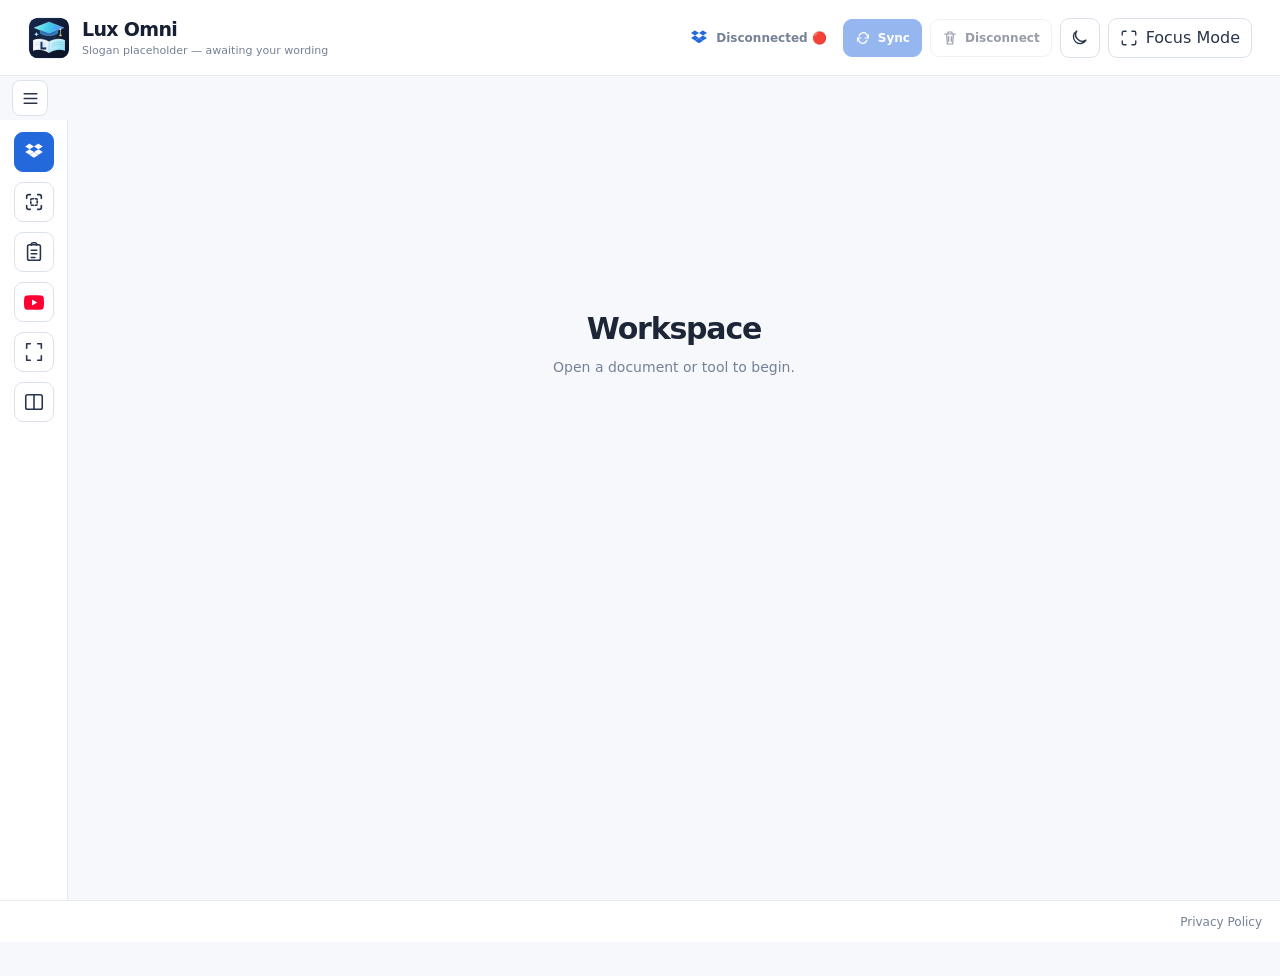
<file: site/index.html>
<!doctype html>
<html lang="en">
<head>
  <meta charset="utf-8">
  <meta name="viewport" content="width=device-width, initial-scale=1">
  <meta name="theme-color" content="#ffffff">
  <meta name="description" content="Lux Omni">
  <link rel="icon" type="image/svg+xml" href="./icons/lux-pdf-viewer-icon.svg">
  <link rel="icon" type="image/png" sizes="64x64" href="./icons/lux-pdf-viewer-icon-64.png">
  <link rel="icon" type="image/png" sizes="256x256" href="./icons/lux-pdf-viewer-icon-256.png">
  <title>Lux Omni</title>
  <script>
    try {
      if (localStorage.getItem("lux-pdf-viewer-theme") === "dark") {
        document.documentElement.setAttribute("data-theme", "dark");
      }
    } catch {}

    try {
      const savedSidebarState = localStorage.getItem("lux-pdf-viewer-sidebar-open");
      document.documentElement.setAttribute(
        "data-sidebar-open",
        savedSidebarState === "false" ? "false" : "true"
      );
    } catch {
      document.documentElement.setAttribute("data-sidebar-open", "true");
    }
  </script>
  <link rel="stylesheet" href="./styles.css">
  <link rel="stylesheet" href="./pdf-editor.css">
  <link rel="stylesheet" href="./dropbox-ui.css">
  <link rel="stylesheet" href="./snipping-tool.css">
  <link rel="stylesheet" href="./temporary-log.css">
  <script type="module" src="./app.js"></script>
  <script type="module" src="./snipping-tool.js"></script>
  <script type="module" src="./temporary-log.js"></script>
  <script type="module" src="./dropbox-viewport-bridge.js"></script>
  <script type="module" src="./dropbox-ui.js"></script>
</head>
<body data-focus-mode="false">
  <script>
    try {
      document.body.dataset.focusMode =
        localStorage.getItem("lux-pdf-viewer-focus-mode") === "true" ? "true" : "false";
    } catch {
      document.body.dataset.focusMode = "false";
    }
  </script>
  <header class="topbar">
    <a class="brand" href="./" aria-label="Lux Omni home">
      <span class="brand-mark" aria-hidden="true">
        <img src="./icons/lux-pdf-viewer-icon.svg" alt="" width="42" height="42">
      </span>
      <span class="brand-copy">
        <span class="brand-name">Lux Omni</span>
        <span class="brand-slogan">Slogan placeholder — awaiting your wording</span>
      </span>
    </a>

    <div class="topbar-actions">
      <button id="dropbox-topbar-button" class="dropbox-topbar-button" type="button" aria-label="Dropbox disconnected" title="Open Dropbox">
        <svg class="dropbox-topbar-logo" viewBox="0 0 24 24" aria-hidden="true">
          <path d="M7.2 2.8 2.4 5.9l4.8 3 4.8-3-4.8-3Zm9.6 0L12 5.9l4.8 3 4.8-3-4.8-3ZM7.2 9l-4.8 3 4.8 3 4.8-3-4.8-3Zm9.6 0L12 12l4.8 3 4.8-3-4.8-3-4.8 3 4.8 3 4.8-3-4.8-3ZM7.2 15.2l4.8 3 4.8-3-4.8-3-4.8 3Z"/>
        </svg>
        <span id="dropbox-status-indicator" class="dropbox-topbar-label" data-state="disconnected">Disconnected 🔴</span>
      </button>
      <button id="dropbox-sync-button" class="dropbox-ui-action dropbox-ui-sync" type="button" title="Save current viewport edits to Dropbox" aria-label="Sync edits to Dropbox" disabled>
        <svg viewBox="0 0 24 24" aria-hidden="true"><path d="M20 7v5h-5M4 17v-5h5"/><path d="M6.1 9A6.5 6.5 0 0 1 17 6l3 6M4 12l3 6a6.5 6.5 0 0 0 10.9-3"/></svg>
        <span class="dropbox-ui-action-label">Sync</span>
      </button>
      <button id="dropbox-disconnect-button" class="dropbox-ui-action dropbox-ui-disconnect" type="button" title="Disconnect Dropbox" aria-label="Disconnect Dropbox" disabled>
        <svg viewBox="0 0 24 24" aria-hidden="true"><path d="M9 6V3h6v3M4 6h16M7 6l1 15h8l1-15M10 10v7M14 10v7"/></svg>
        <span class="dropbox-ui-action-label">Disconnect</span>
      </button>
      <button id="theme-toggle" class="theme-toggle" type="button" aria-label="Switch to dark mode" title="Switch to dark mode" aria-pressed="false">
        <svg class="theme-icon-moon" viewBox="0 0 24 24" aria-hidden="true">
          <path d="M20.2 15.4A8.4 8.4 0 0 1 8.6 3.8 8.5 8.5 0 1 0 20.2 15.4Z"></path>
        </svg>
        <svg class="theme-icon-sun" viewBox="0 0 24 24" aria-hidden="true">
          <circle cx="12" cy="12" r="4"></circle>
          <path d="M12 2v2M12 20v2M4.93 4.93l1.42 1.42m11.3 11.3 1.42 1.42M2 12h2m16 0h2M4.93 19.07l1.42-1.42m11.3-11.3 1.42-1.42"></path>
        </svg>
      </button>
      <button id="focus-mode-toggle" class="focus-toggle" type="button" aria-pressed="false" aria-label="Turn on Focus Mode" title="Turn on Focus Mode">
        <svg class="focus-icon-enter" viewBox="0 0 24 24" aria-hidden="true">
          <path d="M8 3H5a2 2 0 0 0-2 2v3M16 3h3a2 2 0 0 1 2 2v3M21 16v3a2 2 0 0 1-2 2h-3M8 21H5a2 2 0 0 1-2-2v-3"></path>
        </svg>
        <svg class="focus-icon-exit" viewBox="0 0 24 24" aria-hidden="true">
          <path d="M9 3v4a2 2 0 0 1-2 2H3M15 3v4a2 2 0 0 0 2 2h4M3 15h4a2 2 0 0 1 2 2v4M21 15h-4a2 2 0 0 0-2 2v4"></path>
        </svg>
        <span>Focus Mode</span>
      </button>

    </div>
  </header>

  <div class="workspace-shell">
    <div class="sidebar-toggle-row">
      <button
        id="sidebar-toggle"
        class="sidebar-toggle"
        type="button"
        aria-controls="sidebar"
        aria-expanded="true"
        aria-label="Close sidebar"
        title="Close sidebar"
      >
        <svg viewBox="0 0 24 24" aria-hidden="true">
          <path d="M4 6h16M4 12h16M4 18h16"></path>
        </svg>
      </button>
    </div>
    <div id="viewport-composition" class="viewport-composition" hidden>
      <div id="viewport-topbar" class="viewport-topbar" aria-label="Viewport toolbar">
        <div id="viewport-toolbar-full" class="viewport-toolbar-section viewport-toolbar-section--full" hidden>
          <div class="viewport-document-tools" data-viewport-tools="full" aria-label="Full Screen document tools"></div>
          <button id="viewport-minimize-full" class="viewport-minimize-button" type="button" aria-label="Minimize full-screen viewport" title="Minimize viewport">−</button>
          <button id="viewport-close-full" class="viewport-close-button" type="button" data-viewport-close="full" aria-label="Close full-screen viewport" title="Close viewport">×</button>
        </div>
        <div id="viewport-toolbar-left" class="viewport-toolbar-section viewport-toolbar-section--left" hidden>
          <div class="viewport-document-tools" data-viewport-tools="left" aria-label="Left document tools"></div>
          <button id="viewport-minimize-left" class="viewport-minimize-button" type="button" aria-label="Minimize left viewport" title="Minimize left viewport">−</button>
          <button id="viewport-close-left" class="viewport-close-button" type="button" data-viewport-close="left" aria-label="Close left viewport" title="Close left viewport">×</button>
        </div>
        <div id="viewport-toolbar-right" class="viewport-toolbar-section viewport-toolbar-section--right" hidden>
          <div class="viewport-document-tools" data-viewport-tools="right" aria-label="Right document tools"></div>
          <button id="viewport-minimize-right" class="viewport-minimize-button" type="button" aria-label="Minimize right viewport" title="Minimize right viewport">−</button>
          <button id="viewport-close-right" class="viewport-close-button" type="button" data-viewport-close="right" aria-label="Close right viewport" title="Close right viewport">×</button>
        </div>
      </div>
      <div id="viewport-fullscreen-layout" class="viewport-stage viewport-stage--full" hidden>
        <div class="viewport" data-viewport-side="full"><div class="viewport-scroll-area" data-viewport-scroll-area="full" aria-label="Full Screen document viewport"></div></div>
      </div>
      <div id="viewport-split-layout" class="viewport-stage viewport-stage--split" hidden>
        <div class="viewport viewport--split" data-viewport-side="left"><div class="viewport-scroll-area" data-viewport-scroll-area="left" aria-label="Left document viewport"></div></div>
        <div class="viewport viewport--split" data-viewport-side="right"><div class="viewport-scroll-area" data-viewport-scroll-area="right" aria-label="Right document viewport"></div></div>
      </div>
      <span id="viewport-number-full" class="viewport-number viewport-number--full" aria-hidden="true" hidden>0</span>
      <span id="viewport-number-left" class="viewport-number viewport-number--left" aria-hidden="true" hidden>1/2</span>
      <span id="viewport-number-right" class="viewport-number viewport-number--right" aria-hidden="true" hidden>2/2</span>
      <div id="viewport-split-divider" class="viewport-split-divider" role="separator" aria-label="Resize viewports" aria-orientation="vertical" aria-valuemin="20" aria-valuemax="80" aria-valuenow="50" tabindex="0" hidden></div>
      <div id="viewport-minimized-dock" class="viewport-minimized-dock" aria-label="Minimized viewports" hidden>
        <div id="viewport-minimized-items" class="viewport-minimized-items"></div>
      </div>
    </div>

    <section id="viewport-replace-dialog" class="viewport-replace-dialog" hidden role="dialog" aria-modal="true" aria-labelledby="viewport-replace-title" aria-describedby="viewport-replace-message">
      <div class="viewport-replace-card">
        <div class="viewport-replace-heading">
          <span class="viewport-replace-warning-icon" aria-hidden="true">!</span>
          <div>
            <h2 id="viewport-replace-title">Replace existing content?</h2>
            <p id="viewport-replace-message">This viewport already contains content. Replacing it may discard unsaved changes.</p>
          </div>
        </div>
        <div class="viewport-replace-actions">
          <button id="viewport-replace-cancel" class="viewport-replace-cancel" type="button">Cancel</button>
          <button id="viewport-replace-confirm" class="viewport-replace-confirm" type="button">Replace</button>
        </div>
      </div>
    </section>

    <div class="workspace-layout">
      <aside id="sidebar" class="sidebar" aria-label="Sidebar">
        <div class="sidebar-inner">
          <div class="sidebar-cloud-actions">
            <button id="dropbox-sidebar-button" class="toolbar-button toolbar-button-primary toolbar-icon-button" type="button" aria-label="Dropbox" title="Dropbox">
              <svg class="dropbox-logo" viewBox="0 0 24 24" aria-hidden="true">
                <path d="M7.2 2.8 2.4 5.9l4.8 3 4.8-3-4.8-3Zm9.6 0L12 5.9l4.8 3 4.8-3-4.8-3ZM7.2 9l-4.8 3 4.8 3 4.8-3-4.8-3Zm9.6 0L12 12l4.8 3 4.8-3-4.8-3-4.8 3 4.8 3 4.8-3-4.8-3ZM7.2 15.2l4.8 3 4.8-3-4.8-3-4.8 3Z"/>
              </svg>
            </button>
            <button id="sidebar-screenshot" class="toolbar-button toolbar-icon-button" type="button" aria-label="Open Lux Omni Snipping Tool" title="Lux Omni Snipping Tool">
              <svg viewBox="0 0 24 24" aria-hidden="true">
                <path d="M8 4H6a2 2 0 0 0-2 2v2M16 4h2a2 2 0 0 1 2 2v2M20 16v2a2 2 0 0 1-2 2h-2M8 20H6a2 2 0 0 1-2-2v-2"/>
                <rect x="8.5" y="8.5" width="7" height="7" rx="1" stroke-dasharray="2 2"/>
              </svg>
            </button>
            <a id="clipboard-open" class="toolbar-button toolbar-icon-button" href="./clipboard.html" target="_blank" rel="noopener noreferrer" aria-label="Open Lux Omni Clipboard in a new tab" title="Lux Omni Clipboard">
              <svg class="clipboard-icon" viewBox="0 0 24 24" aria-hidden="true">
                <rect x="5" y="4" width="14" height="17" rx="2"></rect>
                <path d="M9 4.5V3.8A1.8 1.8 0 0 1 10.8 2h2.4A1.8 1.8 0 0 1 15 3.8v.7M9 10h6M9 14h6M9 18h4"></path>
              </svg>
            </a>
            <button id="sidebar-youtube-button" class="toolbar-button toolbar-icon-button youtube-sidebar-button" type="button" aria-label="Load a YouTube video" title="YouTube" aria-controls="youtube-tile" aria-haspopup="dialog" aria-expanded="false">
              <svg class="youtube-sidebar-icon" viewBox="0 0 24 18" aria-hidden="true">
                <path d="M23.5 2.8a3 3 0 0 0-2.1-2.1C19.5.2 12 .2 12 .2S4.5.2 2.6.7A3 3 0 0 0 .5 2.8 31 31 0 0 0 0 9s0 3.7.5 6.2a3 3 0 0 0 2.1 2.1c1.9.5 9.4.5 9.4.5s7.5 0 9.4-.5a3 3 0 0 0 2.1-2.1A31 31 0 0 0 24 9s0-3.7-.5-6.2Z" fill="#ff0033"></path>
                <path d="m9.6 12.7 6.3-3.7-6.3-3.7v7.4Z" fill="#ffffff"></path>
              </svg>
            </button>
            <button id="viewport-fullscreen" class="toolbar-button toolbar-icon-button viewport-mode-button" type="button" aria-label="Open full-screen viewport" title="Full Screen" aria-pressed="false">
              <svg class="viewport-mode-icon" viewBox="0 0 24 24" aria-hidden="true">
                <path d="M8 3H4v5M16 3h4v5M20 16v5h-4M8 21H4v-5"></path>
              </svg>
            </button>
            <button id="viewport-split-screen" class="toolbar-button toolbar-icon-button viewport-mode-button" type="button" aria-label="Open split-screen viewports" title="Split Screen" aria-pressed="false">
              <svg class="viewport-mode-icon" viewBox="0 0 24 24" aria-hidden="true">
                <rect x="3" y="4" width="18" height="16" rx="2"></rect>
                <path d="M12 4v16"></path>
              </svg>
            </button>
          </div>
        </div>
      </aside>
      <main class="workspace" aria-label="PDF workspace">
        <div class="workspace-empty-state">
          <h1>Workspace</h1>
          <p>Open a document or tool to begin.</p>
        </div>
      </main>
    </div>
  </div>

  <section id="youtube-tile" class="youtube-tile" hidden role="dialog" aria-labelledby="youtube-tile-title" aria-describedby="youtube-tile-help" aria-modal="false">
    <h2 id="youtube-tile-title">Load YouTube video</h2>
    <p id="youtube-tile-help" class="youtube-tile-help">Paste a video link, then choose where it should open.</p>
    <label class="youtube-tile-label" for="youtube-video-url">YouTube link</label>
    <input id="youtube-video-url" class="youtube-tile-input" type="url" inputmode="url" autocomplete="url" placeholder="https://youtu.be/…" spellcheck="false">
    <p id="youtube-tile-feedback" class="youtube-tile-feedback" role="status" aria-live="polite" hidden></p>
    <div class="youtube-tile-targets" role="group" aria-label="Video destination">
      <button class="youtube-target-button" type="button" data-youtube-target="left" aria-label="Open video in Left viewport">
        <svg viewBox="0 0 24 24" aria-hidden="true"><rect x="3" y="4" width="18" height="16" rx="2"></rect><path d="M12 4v16"></path><path d="M8 8v8"></path></svg>
        <span>Left</span>
      </button>
      <button class="youtube-target-button" type="button" data-youtube-target="right" aria-label="Open video in Right viewport">
        <svg viewBox="0 0 24 24" aria-hidden="true"><rect x="3" y="4" width="18" height="16" rx="2"></rect><path d="M12 4v16"></path><path d="M16 8v8"></path></svg>
        <span>Right</span>
      </button>
      <button class="youtube-target-button" type="button" data-youtube-target="full" aria-label="Open video in Full Screen viewport">
        <svg viewBox="0 0 24 24" aria-hidden="true"><path d="M8 3H4v5M16 3h4v5M20 16v5h-4M8 21H4v-5"></path></svg>
        <span>Full Screen</span>
      </button>
    </div>
  </section>

  <div id="lux-snip-capture-panel" class="lux-snip-capture-panel" hidden role="region" aria-label="Lux Omni Snipping Tool capture options">
    <p class="lux-snip-panel-title">Lux Omni Snipping Tool</p>
    <div class="lux-snip-mode-group" role="group" aria-label="Snip mode">
      <button type="button" data-lux-snip-mode="rectangle" class="is-active" aria-pressed="true">Rectangle</button>
      <button type="button" data-lux-snip-mode="freeform" aria-pressed="false">Freeform</button>
      <button type="button" data-lux-snip-mode="viewport" aria-pressed="false">Viewport</button>
    </div>
    <label for="lux-snip-delay">Delay
      <select id="lux-snip-delay">
        <option value="0">None</option><option value="3">3 seconds</option><option value="5">5 seconds</option><option value="10">10 seconds</option>
      </select>
    </label>
    <button id="lux-snip-new" class="primary" type="button">Start Snipping</button>
    <button id="lux-snip-cancel" class="danger" type="button">Cancel</button>
  </div>
  <div id="lux-snip-countdown" hidden role="status" aria-live="polite"></div>
  <div id="lux-snip-selection" hidden tabindex="-1" aria-label="Select an area of the visible browser viewport">
    <div id="lux-snip-selection-box" hidden></div>
    <div id="lux-snip-selection-help">Drag to select the visible viewport area</div>
    <div id="lux-snip-selection-toolbar" role="toolbar" aria-label="Capture selection tools" hidden>
      <span>Lux Omni Snipping Tool</span>
      <button type="button" data-lux-snip-selection-mode="rectangle">Rectangle</button>
      <button type="button" data-lux-snip-selection-mode="freeform">Freeform</button>
      <button type="button" data-lux-snip-selection-mode="viewport">Viewport</button>
      <button id="lux-snip-selection-cancel" type="button">Cancel</button>
    </div>
  </div>

  <div id="lux-snip-editor-modal" class="lux-snip-editor-modal" role="dialog" aria-modal="true" aria-labelledby="lux-snip-editor-title" hidden>
    <div class="lux-snip-editor-backdrop" aria-hidden="true"></div>
    <section class="lux-snip-editor-dialog">
      <header class="lux-snip-editor-header">
        <img class="lux-snip-brand-icon" src="./icons/lux-pdf-viewer-icon.svg" alt="">
        <h2 id="lux-snip-editor-title" class="lux-snip-editor-title">Lux Omni Snipping Tool</h2>
        <button id="lux-snip-discard" type="button" aria-label="Discard screenshot and close" title="Discard screenshot and close">
          <svg viewBox="0 0 24 24" aria-hidden="true"><path d="M6 6 18 18M18 6 6 18"></path></svg>
        </button>
      </header>
      <div class="lux-snip-editor-toolbar" role="toolbar" aria-label="Screenshot editing tools">
        <button type="button" data-lux-snip-tool="pen" class="is-active" aria-pressed="true" title="Pen"><svg viewBox="0 0 24 24" aria-hidden="true"><path d="m4 20 4.5-1 11-11a2.1 2.1 0 0 0-3-3l-11 11L4 20Z"/></svg>Pen</button>
        <button type="button" data-lux-snip-tool="highlighter" aria-pressed="false" title="Highlighter"><svg viewBox="0 0 24 24" aria-hidden="true"><path d="m4 16 10-10 4 4L8 20H4v-4Z"/><path d="m12 8 4 4M3 22h18"/></svg>Highlight</button>
        <button type="button" data-lux-snip-tool="eraser" aria-pressed="false" title="Eraser"><svg viewBox="0 0 24 24" aria-hidden="true"><path d="m7 21-5-5a2 2 0 0 1 0-3l9-9a2 2 0 0 1 3 0l7 7a2 2 0 0 1 0 3l-7 7H7Z"/><path d="m8 6 10 10M14 21h8"/></svg>Eraser</button>
        <button type="button" data-lux-snip-tool="text" aria-pressed="false" title="Insert text"><svg viewBox="0 0 24 24" aria-hidden="true"><path d="M4 6V4h16v2M12 4v16M8 20h8"/></svg>Text</button>
        <button type="button" data-lux-snip-tool="crop" aria-pressed="false" title="Crop screenshot"><svg viewBox="0 0 24 24" aria-hidden="true"><path d="M6 3v12a3 3 0 0 0 3 3h12M3 6h12a3 3 0 0 1 3 3v12"/></svg>Crop</button>
        <span class="lux-snip-toolbar-divider"></span>
        <div class="lux-snip-color-row" role="group" aria-label="Annotation color">
          <button type="button" data-lux-snip-color="#e03131" class="lux-snip-color is-active" aria-label="Red" aria-pressed="true" title="Red" style="background:#e03131"></button>
          <button type="button" data-lux-snip-color="#ff922b" class="lux-snip-color" aria-label="Orange" aria-pressed="false" title="Orange" style="background:#ff922b"></button>
          <button type="button" data-lux-snip-color="#f08c00" class="lux-snip-color" aria-label="Yellow" aria-pressed="false" title="Yellow" style="background:#f08c00"></button>
          <button type="button" data-lux-snip-color="#2f9e44" class="lux-snip-color" aria-label="Green" aria-pressed="false" title="Green" style="background:#2f9e44"></button>
          <button type="button" data-lux-snip-color="#1971c2" class="lux-snip-color" aria-label="Blue" aria-pressed="false" title="Blue" style="background:#1971c2"></button>
          <button type="button" data-lux-snip-color="#7048e8" class="lux-snip-color" aria-label="Purple" aria-pressed="false" title="Purple" style="background:#7048e8"></button>
          <button type="button" data-lux-snip-color="#111827" class="lux-snip-color" aria-label="Black" aria-pressed="false" title="Black" style="background:#111827"></button>
        </div>
        <select id="lux-snip-width" aria-label="Pen thickness" title="Pen thickness"><option value="2">Thin</option><option value="3" selected>Medium</option><option value="6">Thick</option></select>
        <span class="lux-snip-toolbar-divider"></span>
        <button id="lux-snip-undo" type="button" title="Undo" aria-label="Undo" disabled><svg viewBox="0 0 24 24" aria-hidden="true"><path d="M9 14 4 9l5-5"/><path d="M4 9h9a7 7 0 0 1 0 14h-2"/></svg></button>
        <button id="lux-snip-redo" type="button" title="Redo" aria-label="Redo" disabled><svg viewBox="0 0 24 24" aria-hidden="true"><path d="m15 14 5-5-5-5"/><path d="M20 9h-9a7 7 0 0 0 0 14h2"/></svg></button>
        <button id="lux-snip-zoom-out" type="button" title="Zoom out" aria-label="Zoom out">−</button>
        <span id="lux-snip-zoom-label" aria-live="polite">100%</span>
        <button id="lux-snip-zoom-in" type="button" title="Zoom in" aria-label="Zoom in">+</button>
        <button id="lux-snip-copy" type="button" title="Copy annotated screenshot to the system clipboard"><svg viewBox="0 0 24 24" aria-hidden="true"><rect x="8" y="8" width="12" height="13" rx="2"/><path d="M16 8V5a2 2 0 0 0-2-2H5a2 2 0 0 0-2 2v11a2 2 0 0 0 2 2h3"/></svg>Copy</button>
        <button id="lux-snip-log" type="button" title="Add this annotated screenshot to Lux Omni Clipboard Log"><svg viewBox="0 0 24 24" aria-hidden="true"><path d="M12 5v14M5 12h14"/><path d="M4 3h16a1 1 0 0 1 1 1v16a1 1 0 0 1-1 1H4a1 1 0 0 1-1-1V4a1 1 0 0 1 1-1Z"/></svg>Add to log</button>
        <button id="lux-snip-save" type="button" title="Save screenshot as PNG"><svg viewBox="0 0 24 24" aria-hidden="true"><path d="M12 3v12m-5-5 5 5 5-5M4 18v3h16v-3"/></svg>Save</button>
      </div>
      <div id="lux-snip-workarea" class="lux-snip-workarea">
        <div id="lux-snip-stage">
          <canvas id="lux-snip-base" aria-label="Captured screenshot"></canvas>
          <canvas id="lux-snip-ink" aria-label="Draw or crop on the captured screenshot"></canvas>
          <div id="lux-snip-crop-box" hidden></div>
        </div>
      </div>
      <div id="lux-snip-status" role="status" aria-live="polite"></div>
    </section>
  </div>
  <div id="lux-snip-notice" role="status" aria-live="polite" hidden></div>

  <div id="dropbox-file-manager" class="dropbox-ui-modal" role="dialog" aria-modal="true" aria-labelledby="dropbox-file-manager-title" aria-describedby="dropbox-file-manager-status" hidden>
    <div class="dropbox-ui-backdrop" data-dropbox-ui-close></div>
    <section class="dropbox-ui-dialog" role="document">
      <header class="dropbox-ui-header">
        <div class="dropbox-ui-heading">
          <h2 id="dropbox-file-manager-title">Dropbox Files</h2>
          <p id="dropbox-current-location" class="dropbox-current-location">My Dropbox</p>
        </div>
        <div class="dropbox-ui-header-actions">
          <input id="dropbox-upload-input" class="dropbox-ui-file-input" type="file" aria-label="Choose a file to upload">
          <label class="dropbox-ui-upload-button" for="dropbox-upload-input" title="Upload a file from this device">
            <svg viewBox="0 0 24 24" aria-hidden="true"><path d="M12 16V4m-5 5 5-5 5 5"/><path d="M4 16v4h16v-4"/></svg>
            <span>Upload File</span>
          </label>
          <button id="dropbox-file-manager-close" class="dropbox-ui-close" type="button" aria-label="Close Dropbox Files" title="Close">
            <svg viewBox="0 0 24 24" aria-hidden="true"><path d="m6 6 12 12M18 6 6 18"/></svg>
          </button>
        </div>
      </header>
      <div class="dropbox-ui-navigation">
        <button id="dropbox-folder-back" class="dropbox-ui-back" type="button" disabled>
          <svg viewBox="0 0 24 24" aria-hidden="true"><path d="m14 5-7 7 7 7M7 12h14"/></svg>
          <span>Back</span>
        </button>
        <span class="dropbox-ui-navigation-hint">Choose a file, or open a folder to browse its contents.</span>
      </div>
      <p id="dropbox-file-manager-status" class="dropbox-ui-status" role="status" aria-live="polite">Checking Dropbox connection…</p>
      <div class="dropbox-ui-list-wrap">
        <ul id="dropbox-file-list" class="dropbox-ui-file-list" aria-label="Dropbox files and folders"></ul>
        <div id="dropbox-empty-state" class="dropbox-ui-empty" hidden>
          <svg viewBox="0 0 48 48" aria-hidden="true"><path d="M7 14.5A3.5 3.5 0 0 1 10.5 11H20l4 4h13.5A3.5 3.5 0 0 1 41 18.5v18a3.5 3.5 0 0 1-3.5 3.5h-27A3.5 3.5 0 0 1 7 36.5Z"/></svg>
          <strong>This folder is empty</strong>
          <span>Upload a file or go back to another folder.</span>
        </div>
      </div>
      <footer id="dropbox-selection-actions" class="dropbox-ui-selection" hidden>
        <div class="dropbox-ui-selected-copy">
          <span class="dropbox-ui-selected-label">Selected file</span>
          <strong id="dropbox-selected-name">No file selected</strong>
        </div>
        <div class="dropbox-ui-viewport-actions">
          <button id="dropbox-add-left" type="button">Add to Left Viewport</button>
          <button id="dropbox-add-right" type="button">Add to Right Viewport</button>
          <button id="dropbox-add-full" type="button">Add to Full Viewport</button>
        </div>
      </footer>
    </section>
  </div>
  <div id="dropbox-ui-toast" class="dropbox-ui-toast" role="status" aria-live="polite" hidden></div>

  <footer class="site-footer"><a href="./privacy.html">Privacy Policy</a></footer>
</body>
</html>
</file>
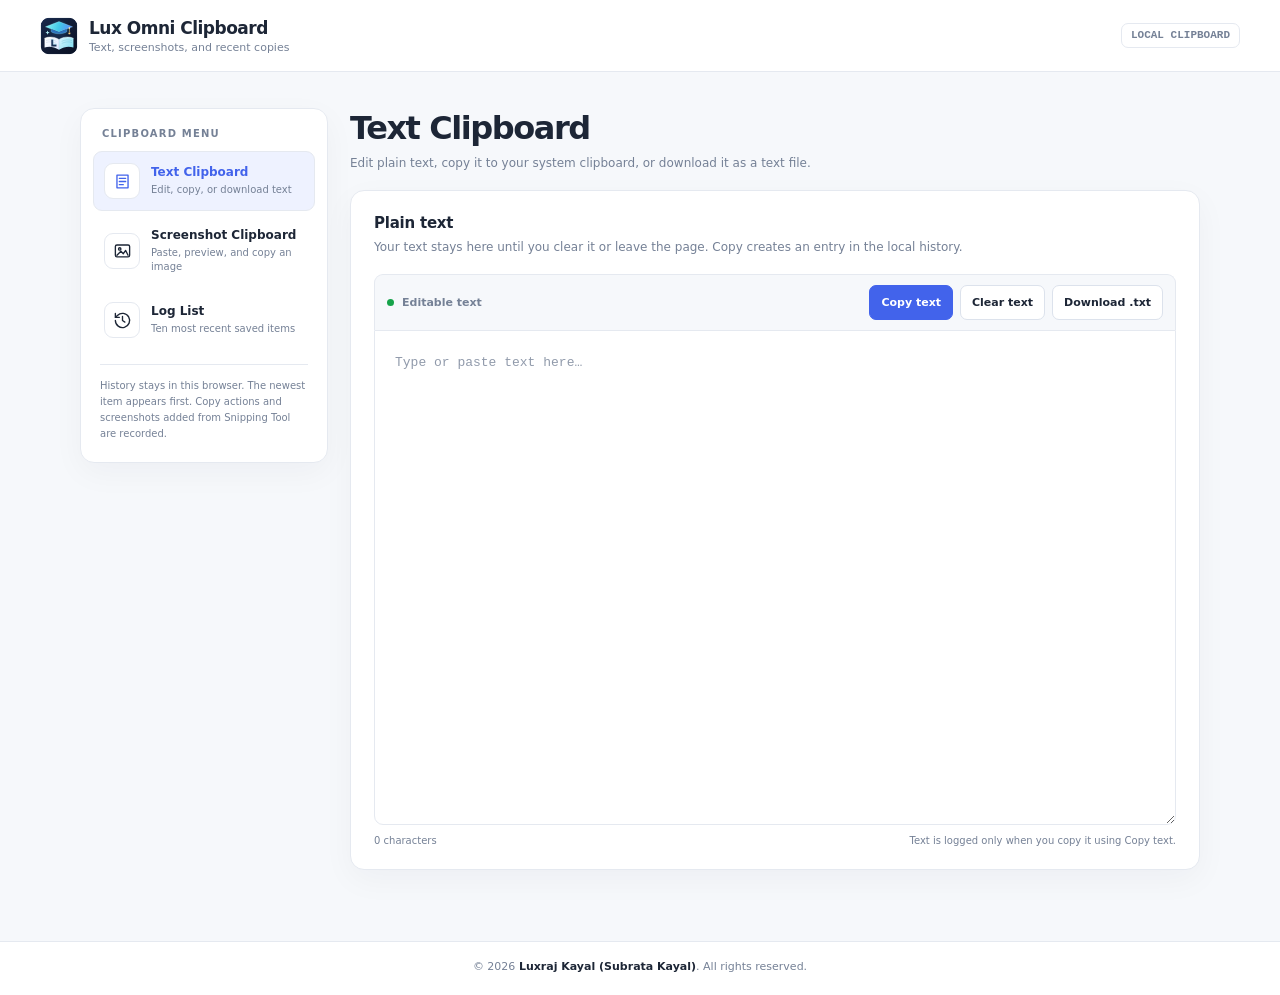
<file: site/clipboard.html>
<!doctype html>
<html lang="en">
<head>
  <meta charset="utf-8">
  <meta name="viewport" content="width=device-width, initial-scale=1">
  <meta name="theme-color" content="#ffffff">
  <meta name="description" content="Lux Omni Clipboard for text, screenshots, and a local history of the ten most recent copied or logged items.">
  <link rel="icon" type="image/svg+xml" href="./icons/lux-pdf-viewer-icon.svg">
  <title>Lux Omni Clipboard</title>
  <style>
    :root {
      color-scheme: light;
      font-family: Inter, ui-sans-serif, system-ui, -apple-system, BlinkMacSystemFont, "Segoe UI", sans-serif;
      font-synthesis: none;
      text-rendering: optimizeLegibility;
      -webkit-font-smoothing: antialiased;
      --ink: #1d2636;
      --muted: #758196;
      --line: #e5e9f0;
      --panel: #ffffff;
      --workspace: #f6f8fb;
      --accent: #4263eb;
      --accent-soft: #eef2ff;
      --control-bg: #ffffff;
      --control-border: #dce2ec;
      --danger: #b42318;
    }

    :root[data-theme="dark"] {
      color-scheme: dark;
      --ink: #e8edf5;
      --muted: #a0aabd;
      --line: #303949;
      --panel: #181e29;
      --workspace: #10151e;
      --accent: #a5b4fc;
      --accent-soft: #232c49;
      --control-bg: #1d2533;
      --control-border: #3a4557;
      --danger: #ff9c95;
    }

    * { box-sizing: border-box; }
    html, body { min-width: 320px; min-height: 100%; margin: 0; }
    body { min-height: 100vh; display: flex; flex-direction: column; color: var(--ink); background: var(--workspace); }
    button, a, textarea, input { font: inherit; }
    button { color: inherit; }
    .topbar {
      min-height: 72px; display: flex; align-items: center; justify-content: space-between;
      gap: 16px; padding: 12px clamp(16px, 4vw, 40px); border-bottom: 1px solid var(--line);
      background: var(--panel);
    }
    .brand { display: inline-flex; min-width: 0; align-items: center; gap: 11px; color: inherit; text-decoration: none; }
    .brand img { display: block; width: 38px; height: 38px; object-fit: contain; }
    .brand-copy { min-width: 0; }
    .brand-name { display: block; color: var(--ink); font-size: 17px; font-weight: 760; letter-spacing: -.03em; }
    .brand-subtitle { display: block; margin-top: 3px; color: var(--muted); font-size: 11px; }
    .file-type { padding: 6px 9px; border: 1px solid var(--line); border-radius: 7px; color: var(--muted); font: 700 11px/1 ui-monospace, SFMono-Regular, Consolas, monospace; }
    .app-shell { width: min(100% - 32px, 1120px); flex: 1; margin: 0 auto; padding: clamp(22px, 4vh, 40px) 0; display: grid; grid-template-columns: 248px minmax(0, 1fr); align-items: start; gap: 22px; }
    .menu, .panel { border: 1px solid var(--line); border-radius: 14px; background: var(--panel); box-shadow: 0 10px 32px rgb(15 23 42 / 4%); }
    .menu { padding: 12px; position: sticky; top: 16px; }
    .menu-heading { margin: 7px 9px 12px; color: var(--muted); font-size: 10px; font-weight: 800; letter-spacing: .12em; }
    .menu-items { display: grid; gap: 5px; }
    .menu-item {
      display: flex; width: 100%; align-items: center; gap: 11px; padding: 11px 10px;
      border: 1px solid transparent; border-radius: 9px; background: transparent; text-align: left;
      cursor: pointer; transition: background-color 140ms ease, border-color 140ms ease;
    }
    .menu-item:hover { background: var(--workspace); }
    .menu-item[aria-pressed="true"] { color: var(--accent); border-color: var(--line); background: var(--accent-soft); }
    .menu-icon { display: grid; width: 36px; height: 36px; flex: 0 0 36px; place-items: center; border: 1px solid var(--line); border-radius: 9px; background: var(--panel); }
    .menu-icon svg { width: 19px; height: 19px; fill: none; stroke: currentColor; stroke-width: 1.7; stroke-linecap: round; stroke-linejoin: round; }
    .menu-text { display: block; min-width: 0; }
    .menu-text strong { display: block; font-size: 12px; font-weight: 750; }
    .menu-text small { display: block; margin-top: 4px; color: var(--muted); font-size: 10px; line-height: 1.35; }
    .menu-rule { margin: 14px 7px 8px; padding-top: 13px; border-top: 1px solid var(--line); color: var(--muted); font-size: 10px; line-height: 1.6; }
    .workspace { min-width: 0; }
    .page-heading { display: flex; align-items: end; justify-content: space-between; gap: 20px; margin: 1px 0 17px; }
    h1 { margin: 0; color: var(--ink); font-size: clamp(24px, 3.5vw, 32px); letter-spacing: -.045em; }
    h2 { margin: 0; color: var(--ink); font-size: 15px; letter-spacing: -.015em; }
    .subtitle { margin: 7px 0 0; color: var(--muted); font-size: 12px; line-height: 1.6; }
    .panel { padding: clamp(15px, 2.5vw, 23px); }
    .panel[hidden] { display: none !important; }
    .panel-header { display: flex; align-items: flex-start; justify-content: space-between; gap: 18px; margin-bottom: 17px; }
    .panel-description { margin: 6px 0 0; color: var(--muted); font-size: 12px; line-height: 1.6; }
    .editor-toolbar { display: flex; flex-wrap: wrap; align-items: center; justify-content: space-between; gap: 12px; padding: 10px 12px; border: 1px solid var(--line); border-bottom: 0; border-radius: 9px 9px 0 0; background: var(--workspace); }
    .editor-label { display: inline-flex; align-items: center; gap: 8px; color: var(--muted); font-size: 11px; font-weight: 750; }
    .status-dot { width: 7px; height: 7px; border-radius: 50%; background: #16a34a; }
    .actions { display: flex; flex-wrap: wrap; align-items: center; justify-content: flex-end; gap: 7px; }
    .action {
      min-height: 35px; display: inline-flex; align-items: center; justify-content: center; gap: 7px;
      padding: 7px 11px; border: 1px solid var(--control-border); border-radius: 7px;
      color: var(--ink); background: var(--control-bg); cursor: pointer; font-size: 11px; font-weight: 700;
      transition: border-color 140ms ease, background-color 140ms ease;
    }
    .action:hover:not(:disabled) { border-color: var(--accent); }
    .action-primary { border-color: var(--accent); color: #ffffff; background: #4263eb; }
    .action-primary:hover:not(:disabled) { border-color: #2f4fd0; background: #2f4fd0; }
    .action-danger { color: var(--danger); }
    .action:disabled { cursor: not-allowed; opacity: .45; }
    textarea {
      display: block; width: 100%; min-height: min(55vh, 560px); resize: vertical; padding: 20px;
      border: 1px solid var(--line); border-radius: 0 0 9px 9px; outline: 0;
      color: var(--ink); background: var(--panel);
      font: 13px/1.8 ui-monospace, SFMono-Regular, Consolas, "Liberation Mono", monospace;
      tab-size: 2; white-space: pre-wrap; overflow-wrap: anywhere;
    }
    textarea::placeholder { color: var(--muted); opacity: .8; }
    .panel-footer { display: flex; flex-wrap: wrap; align-items: center; justify-content: space-between; gap: 8px; margin-top: 10px; color: var(--muted); font-size: 10px; }
    .screenshot-dropzone {
      min-height: 330px; display: flex; align-items: center; justify-content: center; flex-direction: column;
      gap: 10px; padding: 20px; border: 1px dashed var(--control-border); border-radius: 10px;
      background: var(--workspace); text-align: center; cursor: pointer; outline: 0;
    }
    .screenshot-dropzone:focus-visible, .screenshot-dropzone.is-dragging { border-color: var(--accent); box-shadow: 0 0 0 3px var(--accent-soft); }
    .empty-art { display: grid; width: 58px; height: 58px; place-items: center; border: 1px solid var(--line); border-radius: 16px; color: var(--accent); background: var(--panel); }
    .empty-art svg { width: 29px; height: 29px; fill: none; stroke: currentColor; stroke-width: 1.6; stroke-linecap: round; stroke-linejoin: round; }
    .dropzone-title { color: var(--ink); font-size: 13px; font-weight: 750; }
    .dropzone-description { max-width: 360px; color: var(--muted); font-size: 11px; line-height: 1.65; }
    .screenshot-preview { display: block; max-width: 100%; max-height: 58vh; object-fit: contain; border: 1px solid var(--line); border-radius: 7px; background: var(--panel); }
    .screenshot-actions { display: flex; flex-wrap: wrap; justify-content: center; gap: 8px; margin-top: 13px; }
    .history-toolbar { display: flex; flex-wrap: wrap; align-items: center; justify-content: space-between; gap: 10px; margin-bottom: 14px; }
    .history-count { color: var(--muted); font-size: 11px; }
    .history-list { display: grid; gap: 9px; }
    .history-entry { display: grid; grid-template-columns: 44px minmax(0, 1fr) auto; align-items: center; gap: 12px; padding: 12px; border: 1px solid var(--line); border-radius: 10px; background: var(--panel); }
    .history-thumb { display: block; width: 44px; height: 44px; object-fit: cover; border: 1px solid var(--line); border-radius: 7px; background: var(--workspace); }
    .history-type-icon { display: grid; width: 44px; height: 44px; place-items: center; border: 1px solid var(--line); border-radius: 7px; color: var(--muted); background: var(--workspace); }
    .history-type-icon svg { width: 20px; height: 20px; fill: none; stroke: currentColor; stroke-width: 1.7; stroke-linecap: round; stroke-linejoin: round; }
    .history-details { min-width: 0; }
    .history-entry-title { display: block; color: var(--ink); font-size: 11px; font-weight: 750; }
    .history-time { display: block; margin-top: 4px; color: var(--muted); font-size: 10px; }
    .history-snippet { display: block; margin-top: 5px; overflow: hidden; color: var(--muted); font-size: 11px; line-height: 1.45; text-overflow: ellipsis; white-space: nowrap; }
    .history-entry .action { white-space: nowrap; }
    .history-empty { padding: 38px 18px; border: 1px dashed var(--control-border); border-radius: 10px; color: var(--muted); font-size: 12px; line-height: 1.7; text-align: center; }
    .history-empty strong { display: block; margin-bottom: 5px; color: var(--ink); font-size: 13px; }
    .status-message { min-height: 22px; margin: 13px 2px 0; color: var(--muted); font-size: 11px; line-height: 1.6; }
    .copyright { padding: 18px 16px 22px; border-top: 1px solid var(--line); color: var(--muted); background: var(--panel); font-size: 11px; text-align: center; }
    .copyright strong { color: var(--ink); font-weight: 650; }
    button:focus-visible, a:focus-visible, textarea:focus-visible, input:focus-visible { outline: 2px solid var(--accent); outline-offset: 2px; }
    @media (max-width: 760px) {
      .app-shell { width: min(100% - 20px, 680px); grid-template-columns: 1fr; gap: 14px; padding-top: 18px; }
      .menu { position: static; padding: 10px; }
      .menu-heading { margin: 3px 7px 9px; }
      .menu-items { grid-template-columns: repeat(3, minmax(0, 1fr)); gap: 5px; }
      .menu-item { align-items: center; flex-direction: column; justify-content: flex-start; gap: 7px; min-height: 94px; padding: 9px 5px; text-align: center; }
      .menu-text small { display: none; }
      .menu-text strong { font-size: 10px; }
      .menu-icon { width: 31px; height: 31px; flex-basis: 31px; }
      .menu-icon svg { width: 17px; height: 17px; }
      .menu-rule { margin: 7px 4px 0; padding-top: 9px; font-size: 9px; }
      .history-entry { grid-template-columns: 38px minmax(0, 1fr) auto; gap: 9px; padding: 9px; }
      .history-thumb, .history-type-icon { width: 38px; height: 38px; }
      .history-entry .action { padding: 6px 8px; }
    }
    @media (max-width: 460px) {
      .topbar { min-height: 64px; padding: 10px 13px; }
      .brand img { width: 32px; height: 32px; }
      .brand-name { font-size: 15px; }
      .brand-subtitle { font-size: 10px; }
      .app-shell { padding-top: 12px; }
      .panel { padding: 13px; }
      .page-heading { margin-bottom: 12px; }
      .panel-header { flex-direction: column; gap: 7px; }
      .editor-toolbar { align-items: flex-start; flex-direction: column; }
      .actions { width: 100%; justify-content: flex-start; }
      textarea { min-height: 48vh; padding: 14px; font-size: 12px; }
      .screenshot-dropzone { min-height: 250px; padding: 14px; }
      .history-entry { grid-template-columns: 34px minmax(0, 1fr); }
      .history-thumb, .history-type-icon { width: 34px; height: 34px; }
      .history-entry .action { grid-column: 2; justify-self: start; }
    }
    @media (prefers-reduced-motion: reduce) { *, *::before, *::after { transition-duration: .01ms !important; } }
  </style>
  <script>
    try {
      if (localStorage.getItem("lux-pdf-viewer-theme") === "dark") {
        document.documentElement.setAttribute("data-theme", "dark");
      }
    } catch {}
  </script>
</head>
<body>
  <header class="topbar">
    <a class="brand" href="./" aria-label="Return to Lux Omni">
      <img src="./icons/lux-pdf-viewer-icon.svg" alt="" width="38" height="38">
      <span class="brand-copy">
        <span class="brand-name">Lux Omni Clipboard</span>
        <span class="brand-subtitle">Text, screenshots, and recent copies</span>
      </span>
    </a>
    <span class="file-type">LOCAL CLIPBOARD</span>
  </header>

  <main class="app-shell">
    <nav class="menu" aria-label="Clipboard menu">
      <p class="menu-heading">CLIPBOARD MENU</p>
      <div class="menu-items">
        <button class="menu-item" type="button" data-view="text" aria-pressed="true">
          <span class="menu-icon" aria-hidden="true">
            <svg viewBox="0 0 24 24"><path d="M5 4h14v16H5zM8 8h8M8 12h8M8 16h5"></path></svg>
          </span>
          <span class="menu-text"><strong>Text Clipboard</strong><small>Edit, copy, or download text</small></span>
        </button>
        <button class="menu-item" type="button" data-view="screenshot" aria-pressed="false">
          <span class="menu-icon" aria-hidden="true">
            <svg viewBox="0 0 24 24"><rect x="3" y="5" width="18" height="15" rx="2"></rect><circle cx="8.5" cy="10" r="1.5"></circle><path d="m5 18 5-5 3 3 3-4 3 6"></path></svg>
          </span>
          <span class="menu-text"><strong>Screenshot Clipboard</strong><small>Paste, preview, and copy an image</small></span>
        </button>
        <button class="menu-item" type="button" data-view="history" aria-pressed="false">
          <span class="menu-icon" aria-hidden="true">
            <svg viewBox="0 0 24 24"><path d="M3 12a9 9 0 1 0 2.6-6.4L3 8"></path><path d="M3 3v5h5M12 7v5l3 2"></path></svg>
          </span>
          <span class="menu-text"><strong>Log List</strong><small>Ten most recent saved items</small></span>
        </button>
      </div>
      <p class="menu-rule">History stays in this browser. The newest item appears first. Copy actions and screenshots added from Snipping Tool are recorded.</p>
    </nav>

    <div class="workspace">
      <div class="page-heading">
        <div>
          <h1 id="page-title">Text Clipboard</h1>
          <p id="page-subtitle" class="subtitle">Edit plain text, copy it to your system clipboard, or download it as a text file.</p>
        </div>
      </div>

      <section class="panel" data-panel="text" aria-labelledby="text-panel-title">
        <div class="panel-header">
          <div>
            <h2 id="text-panel-title">Plain text</h2>
            <p class="panel-description">Your text stays here until you clear it or leave the page. Copy creates an entry in the local history.</p>
          </div>
        </div>
        <div class="editor-toolbar">
          <span class="editor-label"><span class="status-dot" aria-hidden="true"></span>Editable text</span>
          <div class="actions">
            <button id="copy-text" class="action action-primary" type="button">Copy text</button>
            <button id="clear-text" class="action" type="button">Clear text</button>
            <button id="download-text" class="action" type="button">Download .txt</button>
          </div>
        </div>
        <textarea id="clipboard-text" spellcheck="false" aria-label="Text clipboard editor" placeholder="Type or paste text here…"></textarea>
        <div class="panel-footer">
          <span id="character-count">0 characters</span>
          <span>Text is logged only when you copy it using Copy text.</span>
        </div>
      </section>

      <section class="panel" data-panel="screenshot" aria-labelledby="screenshot-panel-title" hidden>
        <div class="panel-header">
          <div>
            <h2 id="screenshot-panel-title">Screenshot clipboard</h2>
            <p class="panel-description">Paste a screenshot with Ctrl+V / ⌘V, choose an image file, or try Paste from system clipboard.</p>
          </div>
        </div>
        <div id="screenshot-dropzone" class="screenshot-dropzone" tabindex="0" role="region" aria-label="Screenshot paste and preview area">
          <div id="screenshot-empty" class="empty-art" aria-hidden="true">
            <svg viewBox="0 0 24 24"><rect x="3" y="5" width="18" height="15" rx="2"></rect><circle cx="8.5" cy="10" r="1.5"></circle><path d="m5 18 5-5 3 3 3-4 3 6"></path></svg>
          </div>
          <strong id="screenshot-empty-title" class="dropzone-title">Paste a screenshot here</strong>
          <span id="screenshot-empty-description" class="dropzone-description">Click this area and paste an image, or use the buttons below to select an image file or read an image from your system clipboard.</span>
          <img id="screenshot-preview" class="screenshot-preview" alt="Screenshot preview" hidden>
        </div>
        <input id="screenshot-file" type="file" accept="image/*" hidden>
        <div class="screenshot-actions">
          <button id="paste-image" class="action" type="button">Paste from system clipboard</button>
          <button id="choose-image" class="action" type="button">Choose image</button>
          <button id="copy-image" class="action action-primary" type="button" disabled>Copy screenshot</button>
          <button id="clear-image" class="action action-danger" type="button" disabled>Clear image</button>
        </div>
        <div class="panel-footer">
          <span id="screenshot-details">No screenshot selected</span>
          <span>Images copied here or added from Snipping Tool appear in history.</span>
        </div>
      </section>

      <section class="panel" data-panel="history" aria-labelledby="history-panel-title" hidden>
        <div class="panel-header">
          <div>
            <h2 id="history-panel-title">Log List</h2>
            <p class="panel-description">The newest saved item is first. Older entries are removed automatically when the list exceeds ten.</p>
          </div>
        </div>
        <div class="history-toolbar">
          <span id="history-count" class="history-count">0 of 10 entries</span>
          <button id="clear-history" class="action action-danger" type="button">Clear history</button>
        </div>
        <div id="history-empty" class="history-empty">
          <strong>No copied items yet</strong>
          Copy text or a screenshot from this page and it will appear here. You can import a saved entry back into the text or screenshot clipboard.
        </div>
        <div id="history-list" class="history-list" aria-live="polite"></div>
      </section>

      <p id="status" class="status-message" role="status" aria-live="polite"></p>
    </div>
  </main>

  <footer class="copyright">
    © 2026 <strong>Luxraj Kayal (Subrata Kayal)</strong>. All rights reserved.
  </footer>

  <script>
    "use strict";

    const HISTORY_DATABASE = "lux-omni-clipboard-history";
    const HISTORY_STORE = "entries";
    const HISTORY_LIMIT = 10;

    const menuButtons = Array.from(document.querySelectorAll("[data-view]"));
    const panels = Array.from(document.querySelectorAll("[data-panel]"));
    const pageTitle = document.querySelector("#page-title");
    const pageSubtitle = document.querySelector("#page-subtitle");
    const status = document.querySelector("#status");
    const textArea = document.querySelector("#clipboard-text");
    const characterCount = document.querySelector("#character-count");
    const screenshotDropzone = document.querySelector("#screenshot-dropzone");
    const screenshotFileInput = document.querySelector("#screenshot-file");
    const screenshotPreview = document.querySelector("#screenshot-preview");
    const screenshotEmpty = document.querySelector("#screenshot-empty");
    const screenshotEmptyTitle = document.querySelector("#screenshot-empty-title");
    const screenshotEmptyDescription = document.querySelector("#screenshot-empty-description");
    const screenshotDetails = document.querySelector("#screenshot-details");
    const copyImageButton = document.querySelector("#copy-image");
    const clearImageButton = document.querySelector("#clear-image");
    const historyCount = document.querySelector("#history-count");
    const historyEmpty = document.querySelector("#history-empty");
    const historyList = document.querySelector("#history-list");
    const clearHistoryButton = document.querySelector("#clear-history");

    const viewDetails = {
      text: {
        title: "Text Clipboard",
        subtitle: "Edit plain text, copy it to your system clipboard, or download it as a text file."
      },
      screenshot: {
        title: "Screenshot Clipboard",
        subtitle: "Paste or choose a screenshot, preview it, and copy the image."
      },
      history: {
        title: "Log List",
        subtitle: "Review and import the ten most recent text and screenshot items saved to local history."
      }
    };

    let activeView = "text";
    let screenshotBlob = null;
    let screenshotObjectUrl = null;
    let databasePromise = null;
    let historyQueue = Promise.resolve();
    let entrySequence = 0;
    let historyPreviewUrls = [];

    function setStatus(message) {
      status.textContent = message || "";
    }

    function setView(viewName) {
      if (!viewDetails[viewName]) return;
      activeView = viewName;
      menuButtons.forEach(function (button) {
        button.setAttribute("aria-pressed", String(button.dataset.view === viewName));
      });
      panels.forEach(function (panel) {
        panel.hidden = panel.dataset.panel !== viewName;
      });
      pageTitle.textContent = viewDetails[viewName].title;
      pageSubtitle.textContent = viewDetails[viewName].subtitle;
      setStatus("");
      if (viewName === "history") renderHistory();
      if (viewName === "text") textArea.focus({ preventScroll: true });
      if (viewName === "screenshot") screenshotDropzone.focus({ preventScroll: true });
    }

    menuButtons.forEach(function (button) {
      button.addEventListener("click", function () {
        setView(button.dataset.view);
      });
    });

    function updateCharacterCount() {
      const count = textArea.value.length;
      characterCount.textContent = count + (count === 1 ? " character" : " characters");
    }

    textArea.addEventListener("input", updateCharacterCount);

    function openHistoryDatabase() {
      if (!("indexedDB" in window)) {
        return Promise.reject(new Error("This browser does not support local clipboard history storage."));
      }
      if (databasePromise) return databasePromise;
      databasePromise = new Promise(function (resolve, reject) {
        const request = window.indexedDB.open(HISTORY_DATABASE, 1);
        request.onupgradeneeded = function () {
          const database = request.result;
          if (!database.objectStoreNames.contains(HISTORY_STORE)) {
            database.createObjectStore(HISTORY_STORE, { keyPath: "id" });
          }
        };
        request.onsuccess = function () {
          const database = request.result;
          database.onversionchange = function () { database.close(); };
          resolve(database);
        };
        request.onerror = function () {
          reject(request.error || new Error("Could not open local clipboard history."));
        };
        request.onblocked = function () {
          reject(new Error("Clipboard history is busy in another tab. Close other clipboard tabs and try again."));
        };
      });
      return databasePromise;
    }

    function sortHistory(entries) {
      return entries.sort(function (a, b) {
        return (b.createdAt - a.createdAt) || String(b.id).localeCompare(String(a.id));
      });
    }

    async function readHistory() {
      const database = await openHistoryDatabase();
      return new Promise(function (resolve, reject) {
        const transaction = database.transaction(HISTORY_STORE, "readonly");
        const request = transaction.objectStore(HISTORY_STORE).getAll();
        request.onsuccess = function () {
          resolve(sortHistory(request.result || []).slice(0, HISTORY_LIMIT));
        };
        request.onerror = function () {
          reject(request.error || new Error("Could not read clipboard history."));
        };
        transaction.onerror = function () {
          reject(transaction.error || new Error("Could not read clipboard history."));
        };
      });
    }

    async function replaceHistory(entries) {
      const database = await openHistoryDatabase();
      return new Promise(function (resolve, reject) {
        const transaction = database.transaction(HISTORY_STORE, "readwrite");
        const store = transaction.objectStore(HISTORY_STORE);
        store.clear();
        entries.forEach(function (entry) { store.put(entry); });
        transaction.oncomplete = function () { resolve(); };
        transaction.onerror = function () {
          reject(transaction.error || new Error("Could not save clipboard history."));
        };
        transaction.onabort = function () {
          reject(transaction.error || new Error("Clipboard history update was cancelled."));
        };
      });
    }

    function enqueueHistoryMutation(mutation) {
      const task = historyQueue.then(mutation);
      historyQueue = task.catch(function () {});
      return task;
    }

    function makeEntryId() {
      entrySequence += 1;
      return String(Date.now()).padStart(13, "0") + "-" +
        String(entrySequence).padStart(6, "0") + "-" +
        Math.random().toString(36).slice(2, 8);
    }

    async function recordHistory(entry) {
      return enqueueHistoryMutation(async function () {
        const current = await readHistory();
        const next = sortHistory([entry].concat(current.filter(function (item) {
          return item.id !== entry.id;
        }))).slice(0, HISTORY_LIMIT);
        await replaceHistory(next);
        await renderHistory();
      }).then(function () {
        return true;
      }).catch(function () {
        return false;
      });
    }

    function revokeHistoryPreviewUrls() {
      historyPreviewUrls.forEach(function (url) { URL.revokeObjectURL(url); });
      historyPreviewUrls = [];
    }

    function createTextIcon() {
      const wrapper = document.createElement("span");
      wrapper.className = "history-type-icon";
      wrapper.setAttribute("aria-hidden", "true");
      wrapper.innerHTML = '<svg viewBox="0 0 24 24"><path d="M5 4h14v16H5zM8 8h8M8 12h8M8 16h5"></path></svg>';
      return wrapper;
    }

    function createImageIcon() {
      const wrapper = document.createElement("span");
      wrapper.className = "history-type-icon";
      wrapper.setAttribute("aria-hidden", "true");
      wrapper.innerHTML = '<svg viewBox="0 0 24 24"><rect x="3" y="5" width="18" height="15" rx="2"></rect><circle cx="8.5" cy="10" r="1.5"></circle><path d="m5 18 5-5 3 3 3-4 3 6"></path></svg>';
      return wrapper;
    }

    function createHistoryEntry(entry) {
      const row = document.createElement("article");
      row.className = "history-entry";

      if (entry.type === "image" && entry.blob instanceof Blob) {
        const image = document.createElement("img");
        image.className = "history-thumb";
        image.alt = "Saved screenshot thumbnail";
        const url = URL.createObjectURL(entry.blob);
        historyPreviewUrls.push(url);
        image.src = url;
        row.appendChild(image);
      } else {
        row.appendChild(createTextIcon());
      }

      const details = document.createElement("div");
      details.className = "history-details";
      const title = document.createElement("strong");
      title.className = "history-entry-title";
      title.textContent = entry.type === "image" ? "Screenshot" : "Text";
      const time = document.createElement("span");
      time.className = "history-time";
      time.textContent = new Date(entry.createdAt).toLocaleString();
      const snippet = document.createElement("span");
      snippet.className = "history-snippet";
      if (entry.type === "image") {
        snippet.textContent = entry.blob ? (entry.blob.type || "Image") + " · " + Math.round(entry.blob.size / 1024) + " KB" : "Image data unavailable";
      } else {
        snippet.textContent = String(entry.text || "").replace(/\s+/g, " ") || "(Empty text)";
      }
      details.appendChild(title);
      details.appendChild(time);
      details.appendChild(snippet);
      row.appendChild(details);

      const importButton = document.createElement("button");
      importButton.className = "action";
      importButton.type = "button";
      importButton.textContent = "Import";
      importButton.addEventListener("click", function () {
        if (entry.type === "image" && entry.blob instanceof Blob) {
          displayScreenshot(entry.blob, "Imported screenshot from history");
          setView("screenshot");
          setStatus("Screenshot imported. Use Copy screenshot to copy and log it again.");
          return;
        }
        textArea.value = String(entry.text || "");
        updateCharacterCount();
        setView("text");
        setStatus("Text imported. Use Copy text to copy and log it again.");
      });
      row.appendChild(importButton);
      return row;
    }

    async function renderHistory() {
      revokeHistoryPreviewUrls();
      historyList.replaceChildren();
      try {
        const entries = await readHistory();
        historyCount.textContent = entries.length + " of " + HISTORY_LIMIT + " entries";
        historyEmpty.hidden = entries.length > 0;
        entries.forEach(function (entry) {
          historyList.appendChild(createHistoryEntry(entry));
        });
      } catch (error) {
        historyCount.textContent = "History unavailable";
        historyEmpty.hidden = false;
        historyEmpty.replaceChildren();
        const heading = document.createElement("strong");
        heading.textContent = "Could not load local history";
        const explanation = document.createElement("span");
        explanation.textContent = error && error.message ? error.message : "This browser could not access local history storage.";
        historyEmpty.appendChild(heading);
        historyEmpty.appendChild(explanation);
        clearHistoryButton.disabled = true;
      }
    }

    function createHistoryRecord(type, data) {
      const base = { id: makeEntryId(), type: type, createdAt: Date.now() };
      if (type === "text") base.text = data;
      if (type === "image") base.blob = data;
      return base;
    }

    document.querySelector("#copy-text").addEventListener("click", async function () {
      if (!textArea.value) {
        setStatus("Nothing to copy yet.");
        return;
      }
      let copied = false;
      try {
        if (navigator.clipboard && navigator.clipboard.writeText) {
          await navigator.clipboard.writeText(textArea.value);
          copied = true;
        }
      } catch {}
      if (!copied) {
        textArea.focus();
        textArea.select();
        try { copied = document.execCommand("copy"); } catch {}
      }
      if (!copied) {
        setStatus("The browser could not copy this text. Check clipboard permissions and try again.");
        return;
      }
      const stored = await recordHistory(createHistoryRecord("text", textArea.value));
      setStatus(stored ? "Text copied and added to local history." : "Text copied, but local history could not be saved in this browser.");
    });

    document.querySelector("#clear-text").addEventListener("click", function () {
      if (!textArea.value) {
        setStatus("Text clipboard is already empty.");
        return;
      }
      textArea.value = "";
      updateCharacterCount();
      setStatus("Text cleared. Existing history entries are unchanged.");
      textArea.focus();
    });

    document.querySelector("#download-text").addEventListener("click", function () {
      const blob = new Blob([textArea.value], { type: "text/plain;charset=utf-8" });
      const url = URL.createObjectURL(blob);
      const downloadLink = document.createElement("a");
      downloadLink.href = url;
      downloadLink.download = "clipboard.txt";
      document.body.appendChild(downloadLink);
      downloadLink.click();
      downloadLink.remove();
      URL.revokeObjectURL(url);
      setStatus("Downloaded clipboard.txt.");
    });

    function displayScreenshot(blob, message) {
      if (!(blob instanceof Blob) || !blob.type.startsWith("image/")) {
        setStatus("That item is not a supported image.");
        return;
      }
      screenshotBlob = blob;
      if (screenshotObjectUrl) URL.revokeObjectURL(screenshotObjectUrl);
      screenshotObjectUrl = URL.createObjectURL(blob);
      screenshotPreview.src = screenshotObjectUrl;
      screenshotPreview.hidden = false;
      screenshotEmpty.hidden = true;
      screenshotEmptyTitle.hidden = true;
      screenshotEmptyDescription.hidden = true;
      copyImageButton.disabled = false;
      clearImageButton.disabled = false;
      screenshotDetails.textContent = (blob.type || "Image") + " · " + Math.max(1, Math.round(blob.size / 1024)) + " KB";
      if (message) setStatus(message);
    }

    function clearScreenshot() {
      screenshotBlob = null;
      screenshotPreview.removeAttribute("src");
      screenshotPreview.hidden = true;
      screenshotEmpty.hidden = false;
      screenshotEmptyTitle.hidden = false;
      screenshotEmptyDescription.hidden = false;
      copyImageButton.disabled = true;
      clearImageButton.disabled = true;
      screenshotDetails.textContent = "No screenshot selected";
      if (screenshotObjectUrl) {
        URL.revokeObjectURL(screenshotObjectUrl);
        screenshotObjectUrl = null;
      }
    }

    document.querySelector("#choose-image").addEventListener("click", function () {
      screenshotFileInput.click();
    });

    screenshotFileInput.addEventListener("change", function () {
      const file = screenshotFileInput.files && screenshotFileInput.files[0];
      if (file) displayScreenshot(file, "Image ready. Use Copy screenshot to copy and save it in history.");
      screenshotFileInput.value = "";
    });

    document.querySelector("#paste-image").addEventListener("click", async function () {
      if (!navigator.clipboard || typeof navigator.clipboard.read !== "function") {
        setStatus("Reading images from the system clipboard is not supported here. Paste with Ctrl+V / ⌘V or choose an image file.");
        return;
      }
      try {
        const clipboardItems = await navigator.clipboard.read();
        for (const item of clipboardItems) {
          const imageType = item.types.find(function (type) { return type.startsWith("image/"); });
          if (!imageType) continue;
          const blob = await item.getType(imageType);
          displayScreenshot(blob, "Screenshot pasted from the system clipboard. Use Copy screenshot to log it.");
          return;
        }
        setStatus("No image was found in the system clipboard. Copy a screenshot first.");
      } catch {
        setStatus("The browser denied access to the clipboard. Paste with Ctrl+V / ⌘V or choose an image file.");
      }
    });

    function handleImagePaste(event) {
      if (activeView !== "screenshot") return;
      const data = event.clipboardData;
      if (!data || !data.items) return;
      const items = Array.from(data.items);
      const imageItem = items.find(function (item) {
        return item.kind === "file" && item.type.startsWith("image/");
      });
      if (!imageItem) return;
      const imageFile = imageItem.getAsFile();
      if (!imageFile) return;
      event.preventDefault();
      displayScreenshot(imageFile, "Screenshot pasted. Use Copy screenshot to copy and log it.");
    }

    document.addEventListener("paste", handleImagePaste);
    screenshotDropzone.addEventListener("dragover", function (event) {
      event.preventDefault();
      screenshotDropzone.classList.add("is-dragging");
    });
    screenshotDropzone.addEventListener("dragleave", function () {
      screenshotDropzone.classList.remove("is-dragging");
    });
    screenshotDropzone.addEventListener("drop", function (event) {
      event.preventDefault();
      screenshotDropzone.classList.remove("is-dragging");
      const files = Array.from((event.dataTransfer && event.dataTransfer.files) || []);
      const image = files.find(function (file) { return file.type.startsWith("image/"); });
      if (image) displayScreenshot(image, "Image added. Use Copy screenshot to copy and log it.");
      else setStatus("Drop an image file to preview it.");
    });

    screenshotDropzone.addEventListener("click", function (event) {
      if (event.target === screenshotPreview || event.target.closest("button")) return;
      screenshotDropzone.focus();
    });

    async function convertToPng(blob) {
      if (blob.type === "image/png") return blob;
      let bitmap;
      try {
        bitmap = await createImageBitmap(blob);
        const canvas = document.createElement("canvas");
        canvas.width = bitmap.width;
        canvas.height = bitmap.height;
        canvas.getContext("2d").drawImage(bitmap, 0, 0);
        const png = await new Promise(function (resolve) {
          canvas.toBlob(resolve, "image/png");
        });
        if (!png) throw new Error("The image could not be prepared for copying.");
        if (typeof bitmap.close === "function") bitmap.close();
        return png;
      } catch (error) {
        if (bitmap && typeof bitmap.close === "function") bitmap.close();
        throw error;
      }
    }

    copyImageButton.addEventListener("click", async function () {
      if (!screenshotBlob) {
        setStatus("Choose or paste a screenshot first.");
        return;
      }
      if (!navigator.clipboard || typeof navigator.clipboard.write !== "function" || typeof ClipboardItem === "undefined") {
        setStatus("Image copying is not supported by this browser. You can still preview and import screenshots.");
        return;
      }
      copyImageButton.disabled = true;
      try {
        const pngBlob = await convertToPng(screenshotBlob);
        await navigator.clipboard.write([new ClipboardItem({ "image/png": pngBlob })]);
        const stored = await recordHistory(createHistoryRecord("image", screenshotBlob));
        setStatus(stored ? "Screenshot copied and added to local history." : "Screenshot copied, but local history could not be saved in this browser.");
      } catch (error) {
        setStatus(error && error.message && error.message.indexOf("prepare") !== -1
          ? error.message
          : "Could not copy the screenshot. Check clipboard permissions and try again.");
      } finally {
        copyImageButton.disabled = !screenshotBlob;
      }
    });

    clearImageButton.addEventListener("click", function () {
      clearScreenshot();
      setStatus("Screenshot cleared. Existing history entries are unchanged.");
    });

    clearHistoryButton.addEventListener("click", async function () {
      if (clearHistoryButton.disabled) return;
      const entries = await readHistory().catch(function () { return []; });
      if (!entries.length) {
        setStatus("Clipboard history is already empty.");
        return;
      }
      if (!window.confirm("Clear all ten-entry clipboard history stored in this browser? This will not clear your current text or screenshot.")) return;
      clearHistoryButton.disabled = true;
      try {
        await enqueueHistoryMutation(function () { return replaceHistory([]); });
        await renderHistory();
        setStatus("Local clipboard history cleared.");
      } catch {
        setStatus("Could not clear clipboard history in this browser.");
      } finally {
        clearHistoryButton.disabled = false;
      }
    });

    updateCharacterCount();
    clearScreenshot();
    renderHistory();
  </script>
</body>
</html>
</file>
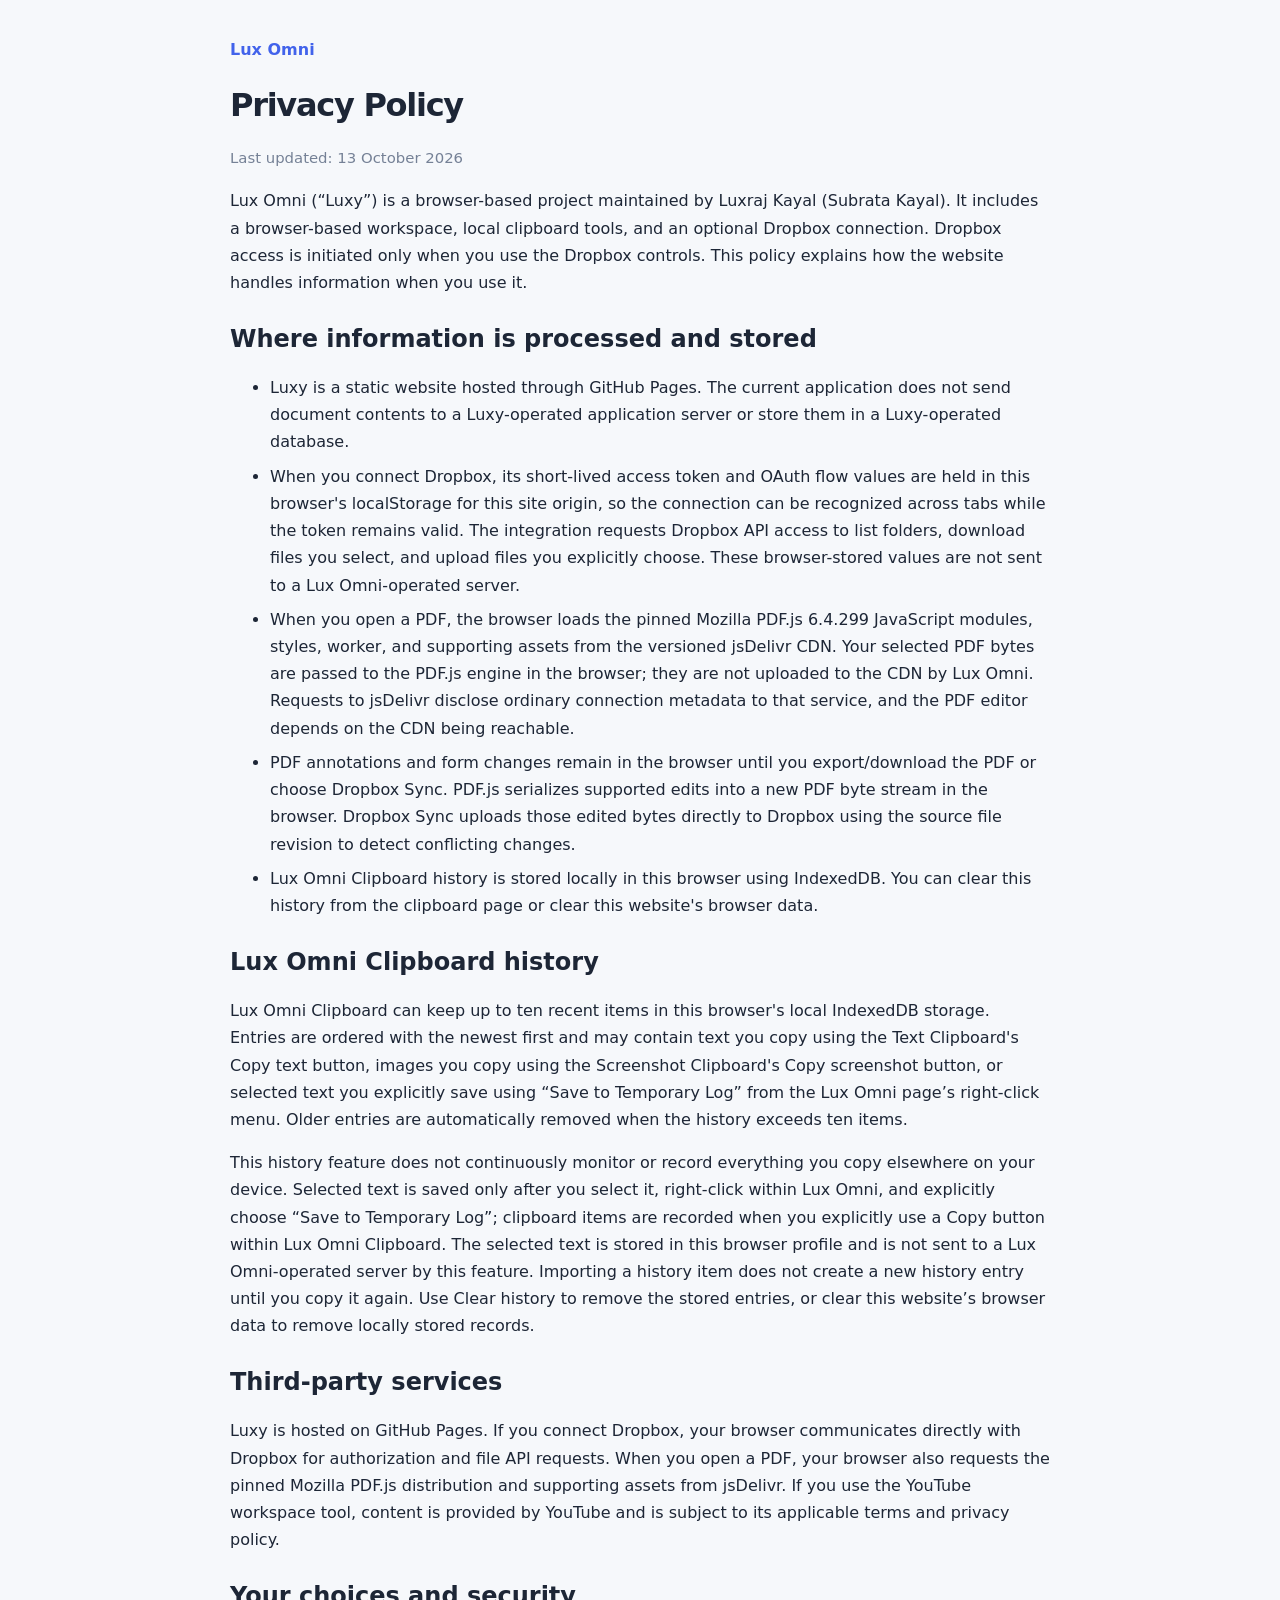
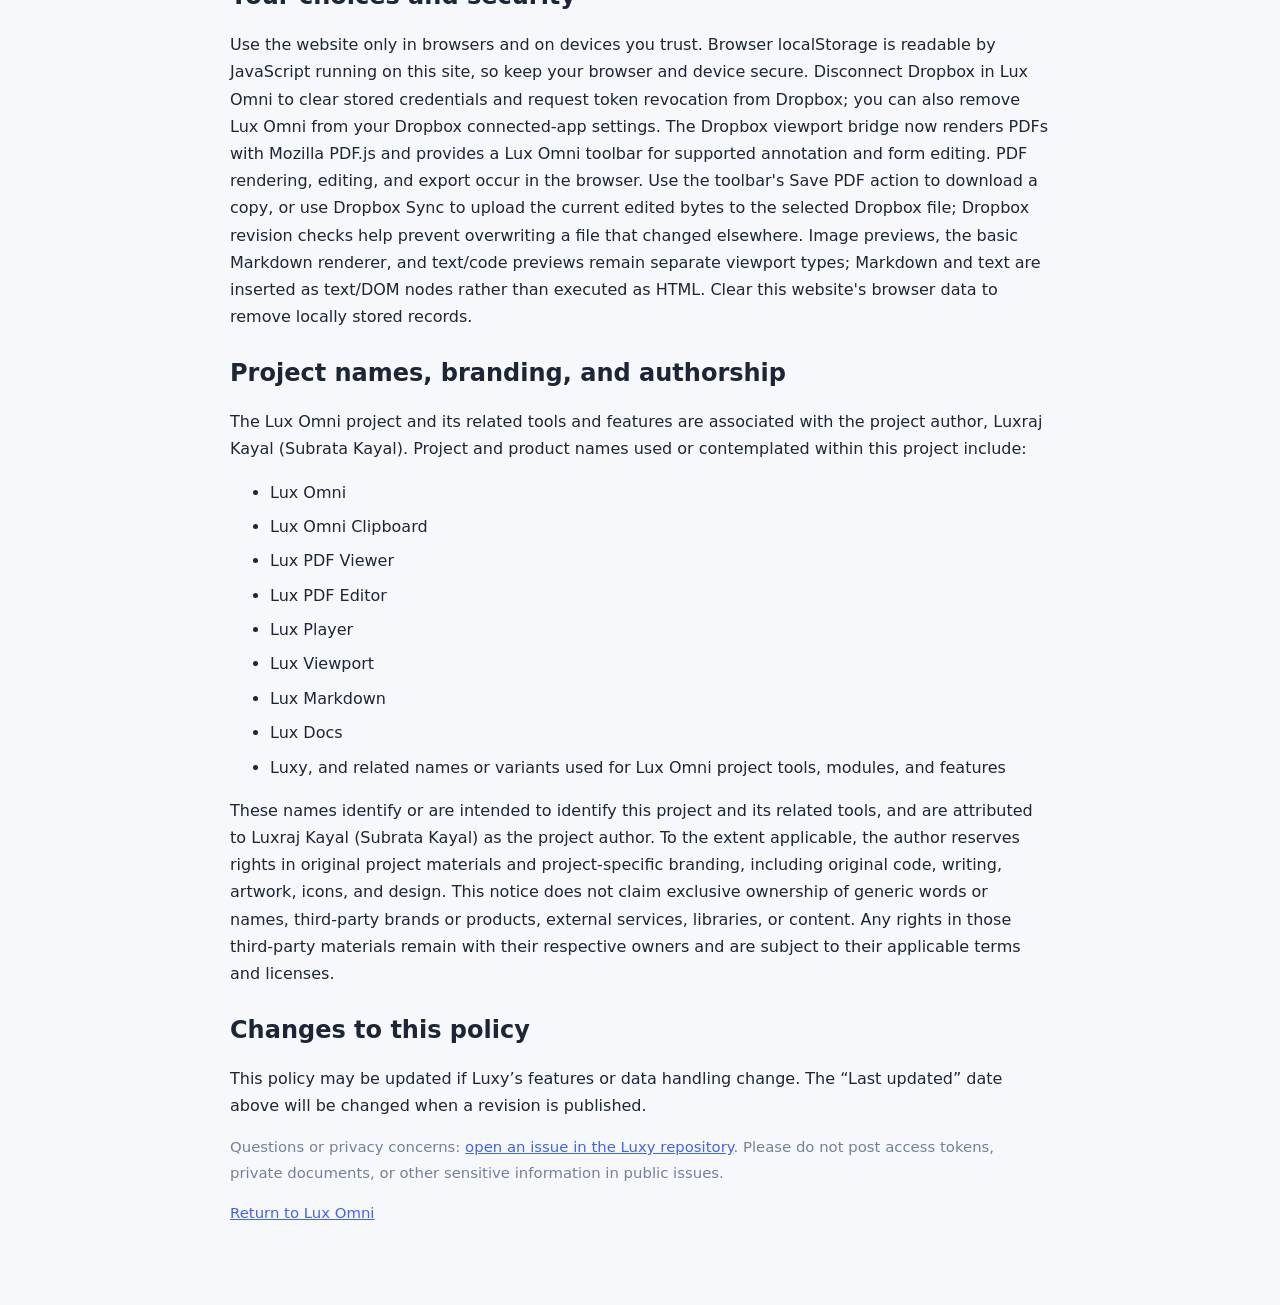
<file: site/privacy.html>
<!doctype html>
<html lang="en">
<head>
  <meta charset="utf-8">
  <meta name="viewport" content="width=device-width, initial-scale=1">
  <meta name="description" content="Privacy policy for Lux Omni.">
  <title>Privacy Policy — Lux Omni</title>
  <style>
    :root{color-scheme:light dark;font-family:system-ui,-apple-system,BlinkMacSystemFont,"Segoe UI",sans-serif;color:#1d2636;background:#f6f8fb}
    @media(prefers-color-scheme:dark){:root{color:#e8edf5;background:#10151e}a{color:#9db2ff}}
    body{max-width:820px;margin:0 auto;padding:36px 22px 64px;line-height:1.7}
    a{color:#4263eb}h1,h2{line-height:1.25}h1{letter-spacing:-.04em}header p,footer{color:#758196;font-size:.93rem}
    section{margin-top:28px}li{margin:.45em 0}.brand{font-weight:750;text-decoration:none}
  </style>
</head>
<body>
  <header>
    <a class="brand" href="./">Lux Omni</a>
    <h1>Privacy Policy</h1>
    <p>Last updated: 13 October 2026</p>
  </header>
  <p>Lux Omni (“Luxy”) is a browser-based project maintained by Luxraj Kayal (Subrata Kayal). It includes a browser-based workspace, local clipboard tools, and an optional Dropbox connection. Dropbox access is initiated only when you use the Dropbox controls. This policy explains how the website handles information when you use it.</p>

  <section>
    <h2>Where information is processed and stored</h2>
    <ul>
      <li>Luxy is a static website hosted through GitHub Pages. The current application does not send document contents to a Luxy-operated application server or store them in a Luxy-operated database.</li>
      <li>When you connect Dropbox, its short-lived access token and OAuth flow values are held in this browser's localStorage for this site origin, so the connection can be recognized across tabs while the token remains valid. The integration requests Dropbox API access to list folders, download files you select, and upload files you explicitly choose. These browser-stored values are not sent to a Lux Omni-operated server.</li>
      <li>When you open a PDF, the browser loads the pinned Mozilla PDF.js 6.4.299 JavaScript modules, styles, worker, and supporting assets from the versioned jsDelivr CDN. Your selected PDF bytes are passed to the PDF.js engine in the browser; they are not uploaded to the CDN by Lux Omni. Requests to jsDelivr disclose ordinary connection metadata to that service, and the PDF editor depends on the CDN being reachable.</li>
      <li>PDF annotations and form changes remain in the browser until you export/download the PDF or choose Dropbox Sync. PDF.js serializes supported edits into a new PDF byte stream in the browser. Dropbox Sync uploads those edited bytes directly to Dropbox using the source file revision to detect conflicting changes.</li>
      <li>Lux Omni Clipboard history is stored locally in this browser using IndexedDB. You can clear this history from the clipboard page or clear this website's browser data.</li>
    </ul>
  </section>

  <section>
    <h2>Lux Omni Clipboard history</h2>
    <p>Lux Omni Clipboard can keep up to ten recent items in this browser's local IndexedDB storage. Entries are ordered with the newest first and may contain text you copy using the Text Clipboard's Copy text button, images you copy using the Screenshot Clipboard's Copy screenshot button, or selected text you explicitly save using “Save to Temporary Log” from the Lux Omni page’s right-click menu. Older entries are automatically removed when the history exceeds ten items.</p>
    <p>This history feature does not continuously monitor or record everything you copy elsewhere on your device. Selected text is saved only after you select it, right-click within Lux Omni, and explicitly choose “Save to Temporary Log”; clipboard items are recorded when you explicitly use a Copy button within Lux Omni Clipboard. The selected text is stored in this browser profile and is not sent to a Lux Omni-operated server by this feature. Importing a history item does not create a new history entry until you copy it again. Use Clear history to remove the stored entries, or clear this website’s browser data to remove locally stored records.</p>
  </section>

  <section>
    <h2>Third-party services</h2>
    <p>Luxy is hosted on GitHub Pages. If you connect Dropbox, your browser communicates directly with Dropbox for authorization and file API requests. When you open a PDF, your browser also requests the pinned Mozilla PDF.js distribution and supporting assets from jsDelivr. If you use the YouTube workspace tool, content is provided by YouTube and is subject to its applicable terms and privacy policy.</p>
  </section>

  <section>
    <h2>Your choices and security</h2>
    <p>Use the website only in browsers and on devices you trust. Browser localStorage is readable by JavaScript running on this site, so keep your browser and device secure. Disconnect Dropbox in Lux Omni to clear stored credentials and request token revocation from Dropbox; you can also remove Lux Omni from your Dropbox connected-app settings. The Dropbox viewport bridge now renders PDFs with Mozilla PDF.js and provides a Lux Omni toolbar for supported annotation and form editing. PDF rendering, editing, and export occur in the browser. Use the toolbar's Save PDF action to download a copy, or use Dropbox Sync to upload the current edited bytes to the selected Dropbox file; Dropbox revision checks help prevent overwriting a file that changed elsewhere. Image previews, the basic Markdown renderer, and text/code previews remain separate viewport types; Markdown and text are inserted as text/DOM nodes rather than executed as HTML. Clear this website's browser data to remove locally stored records.</p>
  </section>

  <section>
    <h2>Project names, branding, and authorship</h2>
    <p>The Lux Omni project and its related tools and features are associated with the project author, Luxraj Kayal (Subrata Kayal). Project and product names used or contemplated within this project include:</p>
    <ul>
      <li>Lux Omni</li>
      <li>Lux Omni Clipboard</li>
      <li>Lux PDF Viewer</li>
      <li>Lux PDF Editor</li>
      <li>Lux Player</li>
      <li>Lux Viewport</li>
      <li>Lux Markdown</li>
      <li>Lux Docs</li>
      <li>Luxy, and related names or variants used for Lux Omni project tools, modules, and features</li>
    </ul>
    <p>These names identify or are intended to identify this project and its related tools, and are attributed to Luxraj Kayal (Subrata Kayal) as the project author. To the extent applicable, the author reserves rights in original project materials and project-specific branding, including original code, writing, artwork, icons, and design. This notice does not claim exclusive ownership of generic words or names, third-party brands or products, external services, libraries, or content. Any rights in those third-party materials remain with their respective owners and are subject to their applicable terms and licenses.</p>
  </section>

  <section>
    <h2>Changes to this policy</h2>
    <p>This policy may be updated if Luxy’s features or data handling change. The “Last updated” date above will be changed when a revision is published.</p>
  </section>

  <footer>
    <p>Questions or privacy concerns: <a href="https://github.com/LuxrajKayal/Luxy/issues">open an issue in the Luxy repository</a>. Please do not post access tokens, private documents, or other sensitive information in public issues.</p>
    <p><a href="./">Return to Lux Omni</a></p>
  </footer>
</body>
</html>
</file>
<file: site/styles.css>
:root {
  color-scheme: light;
  font-family: Inter, ui-sans-serif, system-ui, -apple-system, BlinkMacSystemFont, "Segoe UI", sans-serif;
  font-synthesis: none;
  text-rendering: optimizeLegibility;
  -webkit-font-smoothing: antialiased;
  -moz-osx-font-smoothing: grayscale;

  --ink: #1d2636;
  --muted: #758196;
  --line: #e5e9f0;
  --panel: #ffffff;
  --workspace: #f6f8fb;
  --accent: #4263eb;
  --brand-mark-bg: #eef2ff;
  --brand-name: #172033;

  --control-text: #273449;
  --control-bg: #ffffff;
  --control-border: #dce2ec;
  --control-hover-bg: #f7f8ff;
  --control-hover-border: #bac7ff;
  --focus-outline: #a5b4fc;
  --sidebar-width: 68px;
}

:root[data-theme="dark"] {
  color-scheme: dark;
  --ink: #e8edf5;
  --muted: #a0aabd;
  --line: #303949;
  --panel: #181e29;
  --workspace: #10151e;
  --accent: #a5b4fc;
  --brand-mark-bg: #252d44;
  --brand-name: #f3f5fa;

  --control-text: #e7ecf5;
  --control-bg: #1d2533;
  --control-border: #3a4557;
  --control-hover-bg: #29344a;
  --control-hover-border: #6577b8;
  --focus-outline: #8195dc;
}

* {
  box-sizing: border-box;
}

html,
body {
  min-width: 320px;
  min-height: 100%;
  margin: 0;
}

body {
  min-height: 100vh;
  color: var(--ink);
  background: var(--workspace);
  transition: background-color 180ms ease, color 180ms ease;
}

button,
a {
  font: inherit;
}

.topbar {
  position: fixed;
  top: 0;
  right: 0;
  left: 0;
  z-index: 10;
  display: flex;
  width: 100%;
  min-height: 76px;
  align-items: center;
  justify-content: space-between;
  gap: 24px;
  padding: 12px 28px;
  border-bottom: 1px solid var(--line);
  background: var(--panel);
  transform: translateY(0);
  transition:
    transform 280ms cubic-bezier(0.22, 1, 0.36, 1),
    background-color 180ms ease,
    color 180ms ease,
    border-color 180ms ease;
}

.brand {
  display: inline-flex;
  min-width: 0;
  align-items: center;
  gap: 12px;
  color: inherit;
  text-decoration: none;
}

.brand-mark {
  display: grid;
  width: 42px;
  height: 42px;
  flex: 0 0 42px;
  place-items: center;
  border-radius: 12px;
  color: var(--accent);
  background: transparent;
  transition: color 180ms ease;
}

.brand-mark img {
  display: block;
  width: 100%;
  height: 100%;
  object-fit: contain;
}

.brand-copy {
  display: flex;
  min-width: 0;
  flex-direction: column;
  gap: 3px;
}

.brand-name {
  overflow: hidden;
  color: var(--brand-name);
  font-size: 19px;
  font-weight: 720;
  letter-spacing: -0.035em;
  line-height: 1.2;
  text-overflow: ellipsis;
  white-space: nowrap;
}

.brand-slogan {
  color: var(--muted);
  font-size: 11px;
  line-height: 1.25;
}

.topbar-actions {
  display: flex;
  flex: 0 0 auto;
  align-items: center;
  gap: 8px;
}

.dropbox-topbar-button {
  display: inline-flex;
  min-width: 0;
  min-height: 40px;
  align-items: center;
  justify-content: center;
  gap: 7px;
  padding: 0 7px;
  border: 1px solid transparent;
  border-radius: 9px;
  color: var(--control-text);
  background: transparent;
  cursor: pointer;
  font: inherit;
  white-space: nowrap;
  transition: background-color 180ms ease, border-color 180ms ease;
}

.dropbox-topbar-button:hover {
  border-color: var(--control-border);
  background: var(--control-hover-bg);
}

.dropbox-topbar-button:focus-visible {
  outline: 3px solid var(--focus-outline);
  outline-offset: 2px;
}

.dropbox-topbar-logo {
  display: block;
  width: 20px;
  height: 20px;
  flex: 0 0 20px;
  fill: #2469dc;
}

.dropbox-topbar-label {
  max-width: 148px;
  overflow: hidden;
  color: var(--control-text);
  font-size: 12px;
  font-weight: 600;
  text-overflow: ellipsis;
  white-space: nowrap;
}

.theme-toggle,
.focus-toggle,
.sidebar-toggle {
  border: 1px solid var(--control-border);
  color: var(--control-text);
  background: var(--control-bg);
  cursor: pointer;
  transition: background-color 180ms ease, color 180ms ease, border-color 180ms ease;
}

.theme-toggle:hover,
.focus-toggle:hover,
.focus-toggle[aria-pressed="true"],
.sidebar-toggle:hover {
  border-color: var(--control-hover-border);
  background: var(--control-hover-bg);
}

.theme-toggle:focus-visible,
.focus-toggle:focus-visible,
.sidebar-toggle:focus-visible,
.brand:focus-visible {
  outline: 3px solid var(--focus-outline);
  outline-offset: 3px;
}

.theme-toggle {
  display: grid;
  width: 40px;
  height: 40px;
  flex: 0 0 40px;
  place-items: center;
  padding: 0;
  border-radius: 9px;
}

.theme-toggle svg {
  width: 19px;
  height: 19px;
  fill: none;
  stroke: currentColor;
  stroke-linecap: round;
  stroke-linejoin: round;
  stroke-width: 1.7;
}

.theme-icon-sun {
  display: none;
}

:root[data-theme="dark"] .theme-icon-moon {
  display: none;
}

:root[data-theme="dark"] .theme-icon-sun {
  display: block;
}

.focus-toggle {
  display: inline-flex;
  min-height: 40px;
  align-items: center;
  justify-content: center;
  gap: 8px;
  padding: 0 11px;
  border-radius: 9px;
  white-space: nowrap;
}

.focus-toggle svg {
  width: 18px;
  height: 18px;
  flex: 0 0 18px;
  fill: none;
  stroke: currentColor;
  stroke-linecap: round;
  stroke-linejoin: round;
  stroke-width: 1.8;
}

.focus-icon-exit {
  display: none;
}

body[data-focus-mode="true"] .focus-icon-enter {
  display: none;
}

body[data-focus-mode="true"] .focus-icon-exit {
  display: block;
}

/* Focus Mode only changes topbar visibility when the user enables it. */
body[data-focus-mode="true"] .topbar {
  transform: translateY(-100%);
  pointer-events: none;
}

body[data-focus-mode="true"] .topbar.is-visible {
  transform: translateY(0);
  pointer-events: auto;
}

.workspace-shell {
  position: relative;
  margin-top: 76px;
}

body[data-focus-mode="true"] .workspace-shell {
  margin-top: 0;
}

.sidebar-toggle-row {
  position: relative;
  z-index: 4;
  display: flex;
  width: var(--sidebar-width);
  height: 44px;
  align-items: center;
  padding: 0 12px;
  background: var(--workspace);
  pointer-events: none;
}

:root[data-sidebar-open="false"] .sidebar-toggle-row {
  background: transparent;
}

.sidebar-toggle {
  pointer-events: auto;
}

.viewport-composition {
  position: absolute;
  top: 0;
  right: 0;
  bottom: 0;
  left: var(--sidebar-width);
  z-index: 2;
  display: grid;
  min-width: 0;
  min-height: 0;
  grid-template-columns: minmax(0, var(--split-left-share, 1fr)) 5px minmax(0, var(--split-right-share, 1fr));
  grid-template-rows: auto minmax(0, 1fr) auto;
}

:root[data-sidebar-open="false"] .viewport-composition {
  left: 0;
}

.viewport-topbar {
  display: grid;
  min-height: 44px;
  grid-column: 1 / -1;
  grid-row: 1;
  min-width: 0;
  grid-template-columns: minmax(0, var(--split-left-share, 1fr)) 5px minmax(0, var(--split-right-share, 1fr));
  background: #d1d5db;
  border-bottom: 1px solid var(--line);
}

.viewport-toolbar-section {
  display: flex;
  min-width: 0;
  min-height: 0;
  align-items: center;
  justify-content: flex-start;
  flex-wrap: wrap;
  align-content: center;
  gap: 4px;
  padding: 4px 6px;
}

.viewport-document-tools {
  display: flex;
  flex: 1 1 180px;
  min-width: 0;
  align-items: center;
}

.viewport-document-tools:empty {
  display: none;
}

/* PDF commands live in the shared Lux Omni toolbar, outside the PDF Shadow DOM. */
.viewport-document-tools .lux-pdf-toolbar {
  display: flex;
  width: 100%;
  min-width: 0;
  flex: 1 1 auto;
  flex-wrap: wrap;
  align-items: center;
  gap: 3px;
  padding: 2px 3px;
  border: 0;
  background: transparent;
  box-shadow: none;
  color: var(--control-text);
  font: 11px/1.3 ui-sans-serif, system-ui, -apple-system, "Segoe UI", sans-serif;
}

.viewport-document-tools .lux-pdf-toolbar-group {
  display: flex;
  min-width: 0;
  flex-wrap: wrap;
  align-items: center;
  gap: 2px;
  padding-right: 4px;
  border-right: 1px solid var(--line);
}

.viewport-document-tools .lux-pdf-toolbar-group:last-of-type { border-right: 0; }

.viewport-document-tools .lux-pdf-tool {
  display: inline-flex;
  min-width: 24px;
  min-height: 25px;
  align-items: center;
  justify-content: center;
  gap: 3px;
  padding: 2px 5px;
  border: 1px solid transparent;
  border-radius: 5px;
  color: var(--control-text);
  background: var(--panel);
  font: inherit;
  cursor: pointer;
  white-space: nowrap;
}

.viewport-document-tools .lux-pdf-tool:hover:not(:disabled) {
  border-color: var(--control-hover-border);
  background: var(--control-hover-bg);
}

.viewport-document-tools .lux-pdf-tool:focus-visible,
.viewport-document-tools .lux-pdf-page-input:focus-visible,
.viewport-document-tools .lux-pdf-search-input:focus-visible {
  outline: 2px solid var(--focus-outline);
  outline-offset: 1px;
}

.viewport-document-tools .lux-pdf-tool.is-active,
.viewport-document-tools .lux-pdf-tool[aria-pressed="true"] {
  border-color: var(--control-hover-border);
  background: var(--control-hover-bg);
}

.viewport-document-tools .lux-pdf-tool:disabled { opacity: .45; cursor: not-allowed; }
.viewport-document-tools .lux-pdf-save-button { border-color: var(--control-border); font-weight: 700; }

.viewport-document-tools .lux-pdf-page-input,
.viewport-document-tools .lux-pdf-search-input {
  min-width: 0;
  min-height: 25px;
  padding: 2px 5px;
  border: 1px solid var(--control-border);
  border-radius: 5px;
  color: var(--control-text);
  background: var(--control-bg);
  font: inherit;
}

.viewport-document-tools .lux-pdf-page-input { width: 40px; text-align: center; }
.viewport-document-tools .lux-pdf-search-input { width: 100%; max-width: 110px; }
.viewport-document-tools .lux-pdf-page-count,
.viewport-document-tools .lux-pdf-zoom-value { color: var(--muted); white-space: nowrap; font-variant-numeric: tabular-nums; }
.viewport-document-tools .lux-pdf-zoom-value { min-width: 33px; text-align: center; }
.viewport-document-tools .lux-pdf-search-controls { flex: 1 1 135px; }
.viewport-document-tools .lux-pdf-status { flex: 1 1 120px; min-width: 0; color: var(--muted); font-size: 10px; overflow-wrap: anywhere; }
.viewport-document-tools .lux-pdf-status[data-state="dirty"] { color: #a16207; font-weight: 700; }
.viewport-document-tools .lux-pdf-status[data-state="saved"] { color: #187244; }
.viewport-document-tools .lux-pdf-status[data-state="error"] { color: #b42318; }


.youtube-sidebar-button svg {
  display: block;
  width: 20px;
  height: 15px;
}

.youtube-tile {
  position: fixed;
  z-index: 30;
  width: min(340px, calc(100vw - 88px));
  padding: 16px;
  border: 1px solid var(--control-border);
  border-radius: 14px;
  color: var(--ink);
  background: var(--panel);
  box-shadow: 0 14px 42px rgb(15 23 42 / 22%);
}

.youtube-tile h2 {
  margin: 0;
  color: var(--brand-name);
  font-size: 16px;
  font-weight: 720;
  line-height: 1.35;
}

.youtube-tile-help {
  margin: 6px 0 14px;
  color: var(--muted);
  font-size: 12px;
  line-height: 1.5;
}

.youtube-tile-label {
  display: block;
  margin-bottom: 6px;
  color: var(--control-text);
  font-size: 12px;
  font-weight: 650;
}

.youtube-tile-input {
  display: block;
  width: 100%;
  min-width: 0;
  min-height: 38px;
  padding: 8px 10px;
  border: 1px solid var(--control-border);
  border-radius: 8px;
  color: var(--control-text);
  background: var(--control-bg);
  font: inherit;
  font-size: 12px;
}

.youtube-tile-input:focus-visible {
  outline: 3px solid var(--focus-outline);
  outline-offset: 2px;
}

.youtube-tile-feedback {
  margin: 8px 0 0;
  color: #dc2626;
  font-size: 12px;
  line-height: 1.45;
}

:root[data-theme="dark"] .youtube-tile-feedback {
  color: #fca5a5;
}

.youtube-tile-targets {
  display: grid;
  grid-template-columns: repeat(3, minmax(0, 1fr));
  gap: 7px;
  margin-top: 14px;
}

.youtube-target-button {
  display: flex;
  min-width: 0;
  min-height: 62px;
  flex-direction: column;
  align-items: center;
  justify-content: center;
  gap: 6px;
  padding: 7px 3px;
  border: 1px solid var(--control-border);
  border-radius: 9px;
  color: var(--control-text);
  background: var(--control-bg);
  cursor: pointer;
  font-size: 11px;
  font-weight: 650;
  line-height: 1.2;
  text-align: center;
  transition: background-color 160ms ease, border-color 160ms ease;
}

.youtube-target-button:hover {
  border-color: var(--control-hover-border);
  background: var(--control-hover-bg);
}

.youtube-target-button:focus-visible {
  outline: 3px solid var(--focus-outline);
  outline-offset: 2px;
}

.youtube-target-button svg {
  display: block;
  width: 20px;
  height: 20px;
  fill: none;
  stroke: currentColor;
  stroke-width: 1.7;
  stroke-linecap: round;
  stroke-linejoin: round;
}

.youtube-target-button[data-youtube-target="full"] svg {
  width: 19px;
  height: 19px;
}

.viewport-toolbar-section--full {
  grid-column: 1 / -1;
}

.viewport-toolbar-section--left {
  grid-column: 1;
}

.viewport-toolbar-section--right {
  grid-column: 3;
}

.viewport-minimize-button,
.viewport-close-button {
  display: grid;
  width: 24px;
  height: 24px;
  flex: 0 0 24px;
  place-items: center;
  padding: 0;
  border: 0;
  border-radius: 4px;
  color: #ffffff;
  background: #dc2626;
  cursor: pointer;
  font-size: 20px;
  font-weight: 700;
  line-height: 1;
  transition: background-color 140ms ease, box-shadow 140ms ease;
}

.viewport-minimize-button {
  width: 24px;
  height: 24px;
  flex: 0 0 24px;
  place-items: center;
  padding: 0;
  border: 0;
  border-radius: 4px;
  color: #ffffff;
  background: #6b7280;
  cursor: pointer;
  font-size: 22px;
  font-weight: 600;
  line-height: 1;
  transition: background-color 140ms ease, box-shadow 140ms ease;
}

.viewport-minimize-button:hover {
  background: #4b5563;
}

.viewport-minimize-button:focus-visible {
  outline: 2px solid #374151;
  outline-offset: 2px;
}

.viewport-close-button:hover {
  background: #b91c1c;
}

.viewport-close-button:focus-visible {
  outline: 2px solid #991b1b;
  outline-offset: 2px;
}

.sidebar-toggle {
  display: grid;
  width: 36px;
  height: 36px;
  place-items: center;
  padding: 0;
  border-radius: 8px;
}

.sidebar-toggle svg {
  width: 19px;
  height: 19px;
  fill: none;
  stroke: currentColor;
  stroke-width: 1.8;
  stroke-linecap: round;
}

.workspace-layout {
  display: grid;
  grid-template-columns: var(--sidebar-width) minmax(0, 1fr);
  min-height: calc(100vh - 120px);
  transition: grid-template-columns 240ms cubic-bezier(0.22, 1, 0.36, 1);
}

:root[data-sidebar-open="false"] .workspace-layout {
  grid-template-columns: 0 minmax(0, 1fr);
}

.sidebar {
  min-width: 0;
  overflow: hidden;
  border-right: 1px solid var(--line);
  background: var(--panel);
  transition: background-color 180ms ease, border-color 180ms ease;
}

:root[data-sidebar-open="false"] .sidebar {
  border-right-color: transparent;
}

.sidebar-inner {
  width: var(--sidebar-width);
  min-width: var(--sidebar-width);
  min-height: calc(100vh - 120px);
  height: 100%;
  padding: 12px 8px;
  overflow-x: hidden;
}

.workspace {
  min-width: 0;
  min-height: calc(100vh - 120px);
  background: var(--workspace);
}

.viewport-stage {
  width: 100%;
  height: 100%;
  min-width: 0;
  min-height: 0;
}

.viewport-stage--full {
  grid-column: 1 / -1;
  grid-row: 2;
}

.viewport-stage--split {
  display: contents;
}

.viewport-stage--split > .viewport:first-child {
  grid-column: 1;
  grid-row: 2;
}

.viewport-stage--split > .viewport:last-child {
  grid-column: 3;
  grid-row: 2;
}

.viewport-composition[data-mode^="solo-"] {
  grid-template-columns: minmax(0, 1fr) 0 minmax(0, 0fr);
}

.viewport-composition[data-mode^="solo-"] .viewport-topbar {
  grid-template-columns: minmax(0, 1fr) 0 minmax(0, 0fr);
}

.viewport-composition[data-mode^="solo-"] .viewport-stage--split > .viewport {
  display: none;
}

.viewport-composition[data-mode="solo-left"] .viewport-stage--split > .viewport[data-viewport-side="left"],
.viewport-composition[data-mode="solo-right"] .viewport-stage--split > .viewport[data-viewport-side="right"] {
  display: block;
  grid-column: 1 / -1;
  grid-row: 2;
}

.viewport-number {
  position: relative;
  z-index: 4;
  display: grid;
  width: 25px;
  height: 30px;
  align-self: center;
  justify-self: end;
  place-items: center;
  margin-right: 7px;
  border: 1px solid #94a3b8;
  border-radius: 5px;
  color: #111827;
  background: #ffffff;
  box-shadow: 0 1px 3px rgb(15 23 42 / 12%);
  font-size: 11px;
  font-weight: 750;
  line-height: 1;
  pointer-events: none;
  grid-row: 2;
}

.viewport-number--full {
  grid-column: 1 / -1;
}

.viewport-number--left {
  grid-column: 1;
}

.viewport-number--right {
  grid-column: 3;
}

.viewport-composition[data-mode="solo-right"] .viewport-number--right {
  grid-column: 1 / -1;
}

.viewport.is-drop-target {
  outline: 3px dashed var(--accent);
  outline-offset: -6px;
  box-shadow: inset 0 0 0 2px var(--accent);
}

.viewport-minimized-bar {
  cursor: grab;
}

.viewport-minimized-bar:active,
.viewport-minimized-bar.is-dragging {
  cursor: grabbing;
  opacity: 0.68;
}

.viewport-minimized-dock {
  display: flex;
  min-width: 0;
  max-width: 100%;
  max-height: 54px;
  overflow-x: auto;
  overflow-y: hidden;
  grid-column: 1 / -1;
  grid-row: 3;
  align-items: center;
  padding: 6px 9px;
  border-top: 1px solid var(--line);
  background: var(--workspace);
}

.viewport-minimized-items {
  display: flex;
  width: max-content;
  min-width: 100%;
  max-width: none;
  flex: 0 0 auto;
  flex-wrap: nowrap;
  align-items: center;
  gap: 7px;
}

.viewport-minimized-bar {
  display: grid;
  width: min(280px, calc(100vw - 110px));
  min-width: min(180px, calc(100vw - 110px));
  max-width: min(280px, calc(100vw - 110px));
  flex: 0 0 auto;
  min-height: 32px;
  grid-template-columns: auto minmax(0, 1fr) auto;
  align-items: center;
  gap: 8px;
  padding: 0 10px;
  border: 1px solid var(--control-border);
  border-radius: 7px;
  color: var(--control-text);
  background: var(--panel);
  cursor: pointer;
  text-align: left;
  box-shadow: 0 1px 3px rgb(15 23 42 / 8%);
}

.viewport-minimized-bar:hover {
  border-color: var(--control-hover-border);
  background: var(--control-hover-bg);
}

.viewport-minimized-bar:focus-visible {
  outline: 2px solid var(--focus-outline);
  outline-offset: 2px;
}

.viewport-minimized-file {
  overflow: hidden;
  font-size: 12px;
  line-height: 1.3;
  text-overflow: ellipsis;
  white-space: nowrap;
}

.viewport-minimized-number {
  color: var(--muted);
  font-size: 11px;
  font-weight: 750;
  white-space: nowrap;
}

.viewport-minimized-restore {
  color: var(--muted);
  font-size: 17px;
  line-height: 1;
}

.viewport-composition.is-minimized-only {
  pointer-events: none;
}

.viewport-composition.is-minimized-only .viewport-minimized-dock {
  pointer-events: auto;
}

.viewport-split-divider {
  position: relative;
  z-index: 5;
  grid-column: 2;
  grid-row: 1 / 3;
  width: 5px;
  cursor: col-resize;
  touch-action: none;
  user-select: none;
}

.viewport-split-divider::before {
  position: absolute;
  top: 0;
  bottom: 0;
  left: 2px;
  width: 1px;
  background: var(--line);
  content: "";
  transition: background-color 160ms ease;
}

.viewport-split-divider:hover::before,
.viewport-split-divider:focus-visible::before,
.viewport-split-divider:active::before {
  background: var(--accent);
}

.viewport {
  position: relative;
  width: 100%;
  height: 100%;
  min-width: 0;
  min-height: 0;
  overflow: hidden;
  border: 1px solid var(--line);
  background: #ffffff;
}

/* A viewport-owned scroller gives PDF, image, text and future Markdown
   content exactly one shared set of vertical and horizontal scrollbars. */
.viewport-scroll-area {
  position: absolute;
  inset: 0;
  width: 100%;
  height: 100%;
  min-width: 0;
  min-height: 0;
  overflow-x: auto;
  overflow-y: scroll;
  overscroll-behavior: contain;
  scrollbar-gutter: stable;
}

.viewport-youtube-content {
  display: grid;
  width: 100%;
  min-height: 100%;
  place-items: start center;
  padding: 12px;
  background: #ffffff;
}

.viewport-youtube-frame {
  display: block;
  width: min(100%, 960px);
  height: auto;
  aspect-ratio: 16 / 9;
  border: 0;
  background: #000000;
}

.viewport-youtube-error {
  margin: 12px;
  color: #dc2626;
  font-size: 13px;
  line-height: 1.5;
}

.sidebar-cloud-actions {
  display: flex;
  width: 100%;
  flex-direction: column;
  align-items: center;
  gap: 10px;
}

.toolbar-button {
  display: inline-flex;
  width: 100%;
  min-height: 42px;
  align-items: center;
  justify-content: flex-start;
  gap: 11px;
  padding: 10px 12px;
  border: 1px solid var(--control-border);
  border-radius: 10px;
  color: var(--control-text);
  background: var(--control-bg);
  cursor: pointer;
  text-align: left;
  font-weight: 650;
  transition: background-color 180ms ease, color 180ms ease, border-color 180ms ease, opacity 180ms ease;
}

.toolbar-icon-button {
  display: grid;
  width: 40px;
  height: 40px;
  min-height: 40px;
  flex: 0 0 40px;
  place-items: center;
  justify-content: center;
  padding: 0;
  border-radius: 9px;
}

.toolbar-icon-button .dropbox-logo,
.toolbar-icon-button .clipboard-icon {
  width: 22px;
  height: 22px;
}

.clipboard-icon {
  fill: none;
  stroke: currentColor;
  stroke-width: 1.7;
  stroke-linecap: round;
  stroke-linejoin: round;
}

.viewport-mode-button .viewport-mode-icon {
  width: 22px;
  height: 22px;
  fill: none;
  stroke: currentColor;
  stroke-width: 1.7;
  stroke-linecap: round;
  stroke-linejoin: round;
}

.toolbar-button:hover:not(:disabled) {
  border-color: var(--control-hover-border);
  background: var(--control-hover-bg);
}

.toolbar-button:focus-visible {
  outline: 3px solid var(--focus-outline);
  outline-offset: 2px;
}

.toolbar-button-primary {
  border-color: #2469dc;
  color: #fff;
  background: #2469dc;
}

.toolbar-button-primary:hover:not(:disabled) {
  border-color: #1e5ec9;
  background: #1e5ec9;
}

.toolbar-button:disabled {
  cursor: not-allowed;
  opacity: 0.6;
}

.dropbox-logo {
  display: block;
  width: 21px;
  height: 21px;
  flex: 0 0 21px;
  fill: currentColor;
}


.visually-hidden {
  position: absolute !important;
  width: 1px !important;
  height: 1px !important;
  padding: 0 !important;
  margin: -1px !important;
  overflow: hidden !important;
  clip: rect(0, 0, 0, 0) !important;
  white-space: nowrap !important;
  border: 0 !important;
}

.workspace-empty-state {
  display: flex;
  min-height: 50vh;
  flex-direction: column;
  align-items: center;
  justify-content: center;
  gap: 10px;
  padding: 32px;
  color: var(--muted);
  text-align: center;
}

.workspace-empty-state h1 {
  margin: 0;
  color: var(--ink);
  font-size: clamp(21px, 3vw, 30px);
  letter-spacing: -0.04em;
}

.workspace-empty-state p {
  max-width: 620px;
  margin: 0;
  font-size: 14px;
  line-height: 1.6;
}

.pdf-preview-frame {
  display: block;
  width: 100%;
  height: calc(100vh - 150px);
  min-height: 500px;
  border: 0;
  background: var(--panel);
}

.pdf-preview-heading {
  padding: 14px 18px;
  border-bottom: 1px solid var(--line);
  color: var(--ink);
  font-size: 14px;
  font-weight: 650;
  overflow-wrap: anywhere;
}

.pdf-preview-note {
  margin: 0;
  padding: 11px 18px;
  color: var(--muted);
  font-size: 12px;
  line-height: 1.5;
}

.file-preview-image {
  display: block;
  max-width: min(100%, 1200px);
  max-height: calc(100vh - 180px);
  margin: 0 auto;
  object-fit: contain;
}

.file-preview-markdown {
  max-width: 100%;
  margin: 0;
  padding: 20px;
  overflow: auto;
  color: var(--ink);
  background: var(--panel);
  font: 13px/1.65 ui-monospace, SFMono-Regular, Consolas, monospace;
  white-space: pre-wrap;
  overflow-wrap: anywhere;
}

body[data-focus-mode="true"] .workspace-layout,
body[data-focus-mode="true"] .sidebar-inner,
body[data-focus-mode="true"] .workspace {
  min-height: calc(100vh - 44px);
}

[hidden] {
  display: none !important;
}

.site-footer {
  display: flex;
  min-height: 42px;
  align-items: center;
  justify-content: flex-end;
  padding: 8px 18px;
  border-top: 1px solid var(--line);
  background: var(--panel);
  font-size: 12px;
}
.site-footer a {
  color: var(--muted);
  text-decoration: none;
}
.site-footer a:hover {
  color: var(--accent);
  text-decoration: underline;
}

@media (max-width: 560px) {
  .topbar {
    gap: 10px;
    padding-right: 10px;
    padding-left: 10px;
  }

  .topbar-actions {
    gap: 5px;
  }

  .dropbox-topbar-button {
    gap: 4px;
    padding: 0;
  }

  .dropbox-topbar-logo {
    width: 17px;
    height: 17px;
    flex-basis: 17px;
  }

  .dropbox-topbar-label {
    max-width: 92px;
    font-size: 10px;
  }

  .topbar {
    min-height: 68px;
    gap: 10px;
    padding: 10px 12px;
  }

  .brand {
    gap: 8px;
  }

  .brand-mark {
    width: 36px;
    height: 36px;
    flex-basis: 36px;
    border-radius: 10px;
  }

  .brand-mark svg {
    width: 28px;
    height: 28px;
  }

  .brand-name {
    font-size: 15px;
  }

  .brand-slogan {
    max-width: 180px;
    font-size: 10px;
  }

  .focus-toggle {
    width: 40px;
    min-width: 40px;
    padding: 0;
    gap: 0;
  }

  .focus-toggle span {
    display: none;
  }

  .workspace-shell {
    margin-top: 68px;
  }

  body[data-focus-mode="true"] .workspace-shell {
    margin-top: 0;
  }

  .workspace-layout {
    min-height: calc(100vh - 112px);
  }

  .sidebar-inner,
  .workspace {
    min-height: calc(100vh - 112px);
  }
}

@media (prefers-reduced-motion: reduce) {
  *,
  *::before,
  *::after {
    scroll-behavior: auto !important;
    transition-duration: 0.01ms !important;
    animation-duration: 0.01ms !important;
  }
}


/* Confirm destructive viewport drops before disposing destination content. */
.viewport-replace-dialog {
  position: fixed;
  inset: 0;
  z-index: 100;
  display: grid;
  place-items: center;
  padding: 20px;
  background: rgb(15 23 42 / 48%);
}

.viewport-replace-card {
  width: min(100%, 460px);
  padding: 22px;
  border: 1px solid var(--control-border);
  border-radius: 16px;
  color: var(--ink);
  background: var(--panel);
  box-shadow: 0 24px 72px rgb(15 23 42 / 28%);
}

.viewport-replace-heading {
  display: grid;
  grid-template-columns: 36px minmax(0, 1fr);
  align-items: start;
  gap: 12px;
}

.viewport-replace-warning-icon {
  display: grid;
  width: 34px;
  height: 34px;
  place-items: center;
  border-radius: 50%;
  color: #92400e;
  background: #fef3c7;
  font-size: 20px;
  font-weight: 800;
}

:root[data-theme="dark"] .viewport-replace-warning-icon {
  color: #fcd34d;
  background: #422006;
}

.viewport-replace-card h2 {
  margin: 1px 0 8px;
  color: var(--brand-name);
  font-size: 18px;
  line-height: 1.3;
}

.viewport-replace-card p {
  margin: 0;
  color: var(--muted);
  font-size: 13px;
  line-height: 1.6;
  overflow-wrap: anywhere;
}

.viewport-replace-actions {
  display: flex;
  justify-content: flex-end;
  gap: 9px;
  margin-top: 22px;
}

.viewport-replace-actions button {
  min-height: 38px;
  padding: 0 14px;
  border: 1px solid var(--control-border);
  border-radius: 8px;
  color: var(--control-text);
  background: var(--control-bg);
  cursor: pointer;
  font: inherit;
  font-size: 13px;
  font-weight: 650;
}

.viewport-replace-actions button:focus-visible {
  outline: 3px solid var(--focus-outline);
  outline-offset: 2px;
}

.viewport-replace-actions .viewport-replace-confirm {
  border-color: #b91c1c;
  color: #ffffff;
  background: #dc2626;
}

.viewport-replace-actions .viewport-replace-confirm:hover {
  border-color: #991b1b;
  background: #b91c1c;
}

.viewport-replace-actions .viewport-replace-cancel:hover {
  border-color: var(--control-hover-border);
  background: var(--control-hover-bg);
}


/* Keep minimized tiles compact rather than letting them cover the workspace. */
.viewport-minimized-dock[hidden] { display: none; }

@media (max-width: 760px) {
  .viewport-toolbar-section { padding: 4px; }
  .viewport-document-tools { flex-basis: 100%; order: 1; }
  .viewport-minimize-button,
  .viewport-close-button { order: 2; }
  .viewport-document-tools .lux-pdf-toolbar { align-items: flex-start; }
}
</file>
<file: site/pdf-editor.css>
/* Lux Omni PDF.js workspace and annotation toolbar. */
.lux-pdf-editor-root {
  display: flex !important;
  min-width: 0;
  min-height: 0 !important;
  padding: 0;
}
.lux-pdf-editor {
  display: flex;
  flex: 0 0 auto;
  flex-direction: column;
  width: 100%;
  height: auto;
  min-width: 0;
  min-height: 100%;
  overflow: visible;
  color: #172033;
  background: #e9edf3;
  color-scheme: light;
  /* The PDF.js stylesheet's :root variables do not cross the Shadow DOM boundary. */
  --viewer-container-height: 0;
  --pdfViewer-padding-bottom: 0;
  --page-margin: 1px auto -8px;
  --page-border: 9px solid transparent;
  --spreadHorizontalWrapped-margin-LR: -3.5px;
  --loading-icon-delay: 400ms;
  --focus-ring-color: var(--focus-outline-color, #0060df);
  --focus-ring-outline: var(--focus-outline-width, 2px) solid var(--focus-ring-color);
  --text-primary-color: var(--text-color, #15141a);
  --link-fg-color: var(--link-color, #0060df);
  --link-hover-fg-color: var(--link-color-hover, #0250bb);
  --new-badge-bg: #070;
  --new-badge-color: #fff;
  --new-badge-border-color: rgb(21 20 26 / 40%);
  font: 13px/1.4 Inter, ui-sans-serif, system-ui, -apple-system, BlinkMacSystemFont, "Segoe UI", sans-serif;
}
.lux-pdf-toolbar {
  position: relative;
  z-index: 5;
  display: flex;
  flex: 0 0 auto;
  flex-wrap: wrap;
  align-items: center;
  gap: 5px;
  padding: 8px;
  border-bottom: 1px solid #cbd3df;
  background: #fff;
  box-shadow: 0 1px 3px rgb(15 23 42 / 6%);
}
.lux-pdf-toolbar-group {
  display: flex;
  min-width: 0;
  align-items: center;
  gap: 3px;
  padding-right: 6px;
  border-right: 1px solid #e1e6ee;
}
.lux-pdf-toolbar-group:last-of-type { border-right: 0; }
.lux-pdf-tool {
  display: inline-flex;
  min-height: 32px;
  min-width: 32px;
  align-items: center;
  justify-content: center;
  gap: 4px;
  padding: 5px 8px;
  border: 1px solid transparent;
  border-radius: 6px;
  color: #273449;
  background: #fff;
  font: inherit;
  cursor: pointer;
  white-space: nowrap;
}
.lux-pdf-tool:hover:not(:disabled) { border-color: #cbd5e1; background: #f3f6fa; }
.lux-pdf-tool:focus-visible,
.lux-pdf-page-input:focus-visible,
.lux-pdf-search-input:focus-visible {
  outline: 2px solid #2563eb;
  outline-offset: 1px;
}
.lux-pdf-tool.is-active,
.lux-pdf-tool[aria-pressed="true"] { border-color: #93b4fa; color: #1646a0; background: #eaf1ff; }
.lux-pdf-tool:disabled { opacity: .42; cursor: not-allowed; }
.lux-pdf-save-button { border-color: #bfcee7; background: #f5f8ff; font-weight: 650; }
.lux-pdf-page-input {
  width: 44px;
  min-height: 30px;
  padding: 4px;
  border: 1px solid #ccd4e0;
  border-radius: 5px;
  color: #172033;
  background: #fff;
  font: inherit;
  text-align: center;
}
.lux-pdf-page-count,
.lux-pdf-zoom-value { color: #4b5568; white-space: nowrap; font-variant-numeric: tabular-nums; }
.lux-pdf-zoom-value { min-width: 42px; text-align: center; }
.lux-pdf-search-controls { flex: 1 1 180px; }
.lux-pdf-search-input {
  width: min(100%, 150px);
  min-width: 68px;
  min-height: 30px;
  padding: 4px 8px;
  border: 1px solid #ccd4e0;
  border-radius: 5px;
  color: #172033;
  background: #fff;
  font: inherit;
}
.lux-pdf-status {
  flex: 1 1 150px;
  min-width: 80px;
  color: #526077;
  font-size: 12px;
  text-align: right;
  overflow-wrap: anywhere;
}
.lux-pdf-status[data-state="dirty"] { color: #a16207; font-weight: 650; }
.lux-pdf-status[data-state="saved"] { color: #187244; }
.lux-pdf-status[data-state="error"] { color: #b42318; }
.lux-pdf-viewer-frame {
  position: relative;
  display: block;
  flex: 0 0 auto;
  width: 100%;
  min-width: 0;
  min-height: 100%;
  overflow: visible;
  background: #e9edf3;
}

.lux-pdf-viewer-frame > .pdfViewer {
  position: relative;
  width: 100%;
  min-height: 100%;
  padding: 16px 0 24px;
  box-sizing: border-box;
}
.lux-pdf-viewer-container {
  position: absolute;
  inset: 0;
  width: 100%;
  height: 100%;
  min-width: 0;
  min-height: 0;
  overflow: auto;
  overscroll-behavior: contain;
  background: #e9edf3;
  scrollbar-gutter: stable;
}
.lux-pdf-viewer-container > .pdfViewer {
  position: relative;
  width: 100%;
  min-height: 100%;
  padding: 16px 0 24px;
  box-sizing: border-box;
}
.lux-pdf-viewer-container.is-hand-tool { cursor: grab; user-select: none; }
.lux-pdf-viewer-container.is-panning { cursor: grabbing; }
.lux-pdf-viewer-container.is-hand-tool .textLayer,
.lux-pdf-viewer-container.is-hand-tool .annotationLayer,
.lux-pdf-viewer-container.is-hand-tool .annotationEditorLayer,
.lux-pdf-editor.is-hand-tool .textLayer,
.lux-pdf-editor.is-hand-tool .annotationLayer,
.lux-pdf-editor.is-hand-tool .annotationEditorLayer { pointer-events: none; }
.lux-pdf-editor .pdfViewer .page {
  margin: 0 auto 16px;
  border: 1px solid #cbd3df;
  box-shadow: 0 4px 16px rgb(15 23 42 / 14%);
}
@media (max-width: 760px) {
  .lux-pdf-toolbar { gap: 4px; padding: 6px; }
  .lux-pdf-toolbar-group { gap: 2px; padding-right: 4px; }
  .lux-pdf-tool { min-height: 30px; min-width: 29px; padding: 4px 6px; font-size: 12px; }
  .lux-pdf-search-controls { flex: 1 1 140px; }
  .lux-pdf-search-input { width: 100%; flex: 1 1 auto; }
  .lux-pdf-status { flex-basis: 100%; text-align: left; }
}
@media (max-width: 460px) {
  .lux-pdf-toolbar { align-items: stretch; }
  .lux-pdf-toolbar-group { flex-wrap: wrap; }
  .lux-pdf-toolbar-group .lux-pdf-tool { padding-inline: 6px; }
  .lux-pdf-zoom-value { display: none; }
}
</file>
<file: site/dropbox-ui.css>
/* Dropbox UI integration — isolated from the main application stylesheet. */
.dropbox-topbar-button {
  gap: 7px;
  max-width: min(250px, 34vw);
}
.dropbox-topbar-label[data-state="connected"] { color: #17834e; }
.dropbox-topbar-label[data-state="disconnected"] { color: var(--muted); }

.dropbox-ui-action,
.dropbox-ui-upload-button,
.dropbox-ui-back,
.dropbox-ui-close,
.dropbox-ui-viewport-actions button {
  display: inline-flex; align-items: center; justify-content: center; gap: 7px;
  min-height: 38px; padding: 8px 11px; border: 1px solid var(--control-border);
  border-radius: 9px; color: var(--control-text); background: var(--control-bg);
  font: inherit; font-size: 12px; font-weight: 650; cursor: pointer;
  transition: background-color 160ms ease, border-color 160ms ease, opacity 160ms ease;
}
.dropbox-ui-action:hover:not(:disabled),
.dropbox-ui-upload-button:hover,
.dropbox-ui-back:hover:not(:disabled),
.dropbox-ui-close:hover,
.dropbox-ui-viewport-actions button:hover:not(:disabled) {
  border-color: var(--control-hover-border); background: var(--control-hover-bg);
}
.dropbox-ui-action:focus-visible, .dropbox-ui-upload-button:focus-visible,
.dropbox-ui-back:focus-visible, .dropbox-ui-close:focus-visible,
.dropbox-ui-viewport-actions button:focus-visible,
.dropbox-ui-file-row:focus-visible {
  outline: 3px solid var(--focus-outline); outline-offset: 2px;
}
.dropbox-ui-action:disabled, .dropbox-ui-back:disabled,
.dropbox-ui-viewport-actions button:disabled { cursor: not-allowed; opacity: .48; }
.dropbox-ui-action svg, .dropbox-ui-upload-button svg,
.dropbox-ui-back svg, .dropbox-ui-close svg {
  width: 16px; height: 16px; flex: 0 0 16px; fill: none; stroke: currentColor;
  stroke-width: 1.8; stroke-linecap: round; stroke-linejoin: round;
}
.dropbox-ui-sync { border-color: #2469dc; color: #fff; background: #2469dc; }
.dropbox-ui-sync:hover:not(:disabled) { border-color: #1e5ec9; background: #1e5ec9; }
.dropbox-ui-modal[hidden], .dropbox-ui-toast[hidden],
.dropbox-ui-empty[hidden], .dropbox-ui-selection[hidden] { display: none !important; }
.dropbox-ui-modal {
  position: fixed; inset: 0; z-index: 1500; display: grid; place-items: center;
  padding: clamp(10px, 3vw, 28px);
}
.dropbox-ui-backdrop {
  position: absolute; inset: 0; background: rgb(8 13 25 / 62%);
  backdrop-filter: blur(5px); -webkit-backdrop-filter: blur(5px);
}
.dropbox-ui-dialog {
  position: relative; z-index: 1; display: flex; flex-direction: column;
  width: min(100%, 900px); max-height: min(88vh, 820px);
  min-height: min(360px, 75vh); overflow: hidden; border: 1px solid var(--line);
  border-radius: 18px; color: var(--ink); background: var(--panel);
  box-shadow: 0 24px 85px rgb(0 0 0 / 32%); animation: dropbox-ui-appear 160ms ease-out;
}
@keyframes dropbox-ui-appear {
  from { opacity: 0; transform: translateY(8px) scale(.99); }
  to { opacity: 1; transform: translateY(0) scale(1); }
}
.dropbox-ui-header {
  display: flex; flex: 0 0 auto; align-items: center; justify-content: space-between;
  gap: 18px; padding: 21px 24px 17px; border-bottom: 1px solid var(--line);
}
.dropbox-ui-heading { min-width: 0; }
.dropbox-ui-heading h2 {
  margin: 0; color: var(--brand-name); font-size: 22px; font-weight: 750; letter-spacing: -.035em;
}
.dropbox-current-location {
  overflow: hidden; margin: 5px 0 0; color: var(--muted); font-size: 12px;
  text-overflow: ellipsis; white-space: nowrap;
}
.dropbox-ui-header-actions { display: inline-flex; flex: 0 0 auto; align-items: center; gap: 9px; }
.dropbox-ui-upload-button { border-color: #2469dc; color: #fff; background: #2469dc; cursor: pointer; }
.dropbox-ui-upload-button:hover { border-color: #1e5ec9; background: #1e5ec9; }
.dropbox-ui-file-input {
  position: absolute; width: 1px; height: 1px; overflow: hidden; clip: rect(0, 0, 0, 0);
  clip-path: inset(50%); white-space: nowrap;
}
.dropbox-ui-file-input:focus-visible + .dropbox-ui-upload-button {
  outline: 3px solid var(--focus-outline); outline-offset: 2px;
}
.dropbox-ui-close { width: 38px; min-width: 38px; height: 38px; padding: 0; }
.dropbox-ui-navigation {
  display: flex; flex: 0 0 auto; align-items: center; justify-content: space-between;
  gap: 12px; padding: 12px 24px; border-bottom: 1px solid var(--line); background: var(--workspace);
}
.dropbox-ui-back { min-height: 32px; padding: 6px 10px; }
.dropbox-ui-navigation-hint { color: var(--muted); font-size: 12px; }
.dropbox-ui-status {
  flex: 0 0 auto; min-height: 18px; margin: 0; padding: 11px 24px;
  color: var(--muted); font-size: 12px; line-height: 1.45;
}
.dropbox-ui-status[data-kind="error"] { color: #c33d4a; }
.dropbox-ui-status[data-kind="success"] { color: #17834e; }
.dropbox-ui-list-wrap { position: relative; min-height: 0; flex: 1 1 auto; overflow: auto; overscroll-behavior: contain; }
.dropbox-ui-file-list {
  display: grid; grid-template-columns: repeat(auto-fill, minmax(min(100%, 255px), 1fr));
  align-content: start; gap: 9px; margin: 0; padding: 0 24px 22px; list-style: none;
}
.dropbox-ui-file-item { min-width: 0; }
.dropbox-ui-file-row {
  display: flex; width: 100%; min-width: 0; min-height: 62px; align-items: center; gap: 12px;
  padding: 10px 12px; border: 1px solid var(--line); border-radius: 11px;
  color: var(--control-text); background: var(--control-bg); text-align: left; cursor: pointer;
  transition: background-color 140ms ease, border-color 140ms ease, box-shadow 140ms ease;
}
.dropbox-ui-file-row:hover { border-color: var(--control-hover-border); background: var(--control-hover-bg); }
.dropbox-ui-file-row[aria-pressed="true"] {
  border-color: #2469dc; background: rgb(36 105 220 / 9%);
  box-shadow: inset 0 0 0 1px rgb(36 105 220 / 28%);
}
.dropbox-ui-file-icon {
  display: grid; width: 38px; height: 38px; flex: 0 0 38px; place-items: center;
  border-radius: 10px; color: #2469dc; background: rgb(36 105 220 / 10%);
}
.dropbox-ui-file-icon[data-kind="folder"] { color: #be8508; background: rgb(190 133 8 / 12%); }
.dropbox-ui-file-icon svg {
  width: 22px; height: 22px; fill: none; stroke: currentColor; stroke-width: 1.7;
  stroke-linecap: round; stroke-linejoin: round;
}
.dropbox-ui-file-copy { display: flex; min-width: 0; flex: 1 1 auto; flex-direction: column; gap: 4px; }
.dropbox-ui-file-name {
  overflow: hidden; color: var(--ink); font-size: 13px; font-weight: 650;
  text-overflow: ellipsis; white-space: nowrap;
}
.dropbox-ui-file-meta {
  overflow: hidden; color: var(--muted); font-size: 11px; text-overflow: ellipsis; white-space: nowrap;
}
.dropbox-ui-empty {
  display: grid; min-height: 190px; justify-items: center; align-content: center;
  gap: 8px; padding: 24px; color: var(--muted); text-align: center;
}
.dropbox-ui-empty svg {
  width: 44px; height: 44px; margin-bottom: 6px; fill: none; stroke: currentColor;
  stroke-width: 1.6; stroke-linejoin: round;
}
.dropbox-ui-empty strong { color: var(--ink); font-size: 14px; }
.dropbox-ui-empty span { font-size: 12px; }
.dropbox-ui-selection {
  display: flex; flex: 0 0 auto; align-items: center; justify-content: space-between;
  gap: 16px; padding: 14px 20px; border-top: 1px solid var(--line); background: var(--panel);
}
.dropbox-ui-selected-copy { display: flex; min-width: 0; flex-direction: column; gap: 4px; }
.dropbox-ui-selected-label {
  color: var(--muted); font-size: 10px; font-weight: 750; letter-spacing: .07em; text-transform: uppercase;
}
.dropbox-ui-selected-copy strong {
  overflow: hidden; max-width: 220px; color: var(--ink); font-size: 12px;
  text-overflow: ellipsis; white-space: nowrap;
}
.dropbox-ui-viewport-actions { display: flex; flex-wrap: wrap; justify-content: flex-end; gap: 7px; }
.dropbox-ui-viewport-actions button { min-height: 34px; padding: 7px 9px; font-size: 11px; }
.dropbox-ui-toast {
  position: fixed; right: 18px; bottom: 18px; z-index: 1600;
  max-width: min(440px, calc(100vw - 36px)); padding: 12px 15px; border: 1px solid var(--line);
  border-radius: 12px; color: var(--ink); background: var(--panel);
  box-shadow: 0 12px 40px rgb(0 0 0 / 18%); font-size: 12px; line-height: 1.5;
}
.dropbox-ui-toast[data-kind="error"] { border-color: #d95d67; }
.dropbox-ui-toast[data-kind="success"] { border-color: #2a9d69; }
body.dropbox-ui-open { overflow: hidden; }

@media (max-width: 760px) {
  .dropbox-ui-selection { align-items: stretch; flex-direction: column; }
  .dropbox-ui-selected-copy strong { max-width: none; }
  .dropbox-ui-viewport-actions { justify-content: stretch; }
  .dropbox-ui-viewport-actions button { flex: 1 1 150px; }
}
@media (max-width: 560px) {
  .topbar { gap: 6px; padding-right: 8px; padding-left: 8px; }
  .brand { flex: 1 1 80px; min-width: 0; gap: 5px; }
  .brand-mark { width: 32px; height: 32px; flex-basis: 32px; }
  .brand-slogan { display: none; }
  .topbar-actions { gap: 3px; }
  .dropbox-topbar-button { max-width: 105px; min-width: 0; gap: 4px; padding: 0 3px; }
  .dropbox-topbar-logo { width: 16px; height: 16px; flex-basis: 16px; }
  .dropbox-topbar-label { max-width: 82px; font-size: 10px; }
  .dropbox-ui-action { width: 34px; min-width: 34px; flex: 0 0 34px; padding: 0; }
  .theme-toggle, .focus-toggle { width: 34px; min-width: 34px; flex: 0 0 34px; }
  .dropbox-ui-action svg { width: 15px; height: 15px; }
  .dropbox-ui-action-label { display: none; }
  .dropbox-ui-dialog { min-height: min(330px, 78vh); max-height: 90vh; border-radius: 14px; }
  .dropbox-ui-header { align-items: flex-start; padding: 16px; gap: 10px; }
  .dropbox-ui-heading h2 { font-size: 18px; }
  .dropbox-ui-header-actions { gap: 6px; }
  .dropbox-ui-upload-button { min-height: 36px; padding: 7px 8px; font-size: 11px; }
  .dropbox-ui-upload-button span { max-width: 66px; }
  .dropbox-ui-navigation { padding: 10px 16px; }
  .dropbox-ui-navigation-hint { display: none; }
  .dropbox-ui-status { padding: 10px 16px; }
  .dropbox-ui-file-list { grid-template-columns: 1fr; padding: 0 16px 16px; }
  .dropbox-ui-selection { padding: 12px 16px; }
  .dropbox-ui-viewport-actions button { flex-basis: 100%; }
}
</file>
<file: site/snipping-tool.css>
/* Lux Omni Snipping Tool: sidebar control and capture/editor surfaces */
#sidebar-screenshot svg {
  width: 22px;
  height: 22px;
  fill: none;
  stroke: currentColor;
  stroke-width: 1.8;
  stroke-linecap: round;
  stroke-linejoin: round;
}
#sidebar-screenshot[aria-busy="true"] { opacity: .6; cursor: progress; }
.lux-snip-capture-panel {
  position: fixed;
  z-index: 5000;
  top: 16px;
  left: 50%;
  display: flex;
  align-items: center;
  gap: 8px;
  max-width: calc(100vw - 24px);
  transform: translateX(-50%);
  padding: 9px 10px;
  border: 1px solid rgb(148 163 184 / 45%);
  border-radius: 13px;
  background: var(--panel, #fff);
  color: var(--ink, #0f172a);
  box-shadow: 0 10px 35px rgb(15 23 42 / 22%);
}
.lux-snip-panel-title { margin: 0 6px 0 2px; font: 750 13px/1.2 system-ui,sans-serif; white-space: nowrap; }
.lux-snip-mode-group { display: flex; align-items: center; gap: 3px; }
.lux-snip-capture-panel button,
.lux-snip-capture-panel select {
  min-height: 34px;
  padding: 6px 9px;
  border: 1px solid var(--control-border, #cbd5e1);
  border-radius: 8px;
  background: var(--control-bg, #fff);
  color: var(--control-text, #0f172a);
  font: 600 12px/1.2 system-ui,sans-serif;
  cursor: pointer;
}
.lux-snip-capture-panel button.is-active { border-color: #2563eb; background: #dbeafe; color: #1d4ed8; }
.lux-snip-capture-panel button.primary { border-color: #1d4ed8; background: #2563eb; color: #fff; }
.lux-snip-capture-panel button.danger { color: #dc2626; }
.lux-snip-capture-panel label { display:flex; align-items:center; gap:5px; color:var(--muted,#64748b); font:600 11px/1.2 system-ui,sans-serif; white-space:nowrap; }
#lux-snip-selection {
  position: fixed;
  z-index: 6000;
  inset: 0;
  overflow: hidden;
  background: transparent;
  cursor: crosshair;
  touch-action: none;
  user-select: none;
}
#lux-snip-selection-box {
  position: absolute;
  border: 2px dashed #2563eb;
  background: rgb(255 255 255 / 4%);
  box-shadow: 0 0 0 9999px rgb(15 23 42 / 40%);
  pointer-events: none;
}
#lux-snip-selection-box::before,
#lux-snip-selection-box::after {
  content:""; position:absolute; width:8px; height:8px; border:2px solid #fff; border-radius:50%; background:#2563eb;
}
#lux-snip-selection-box::before { top:-6px; left:-6px; }
#lux-snip-selection-box::after { right:-6px; bottom:-6px; }
#lux-snip-selection-help {
  position:absolute; top:14px; left:50%; transform:translateX(-50%); max-width:calc(100vw - 24px);
  padding:8px 12px; border-radius:9px; background:#111827; color:#fff;
  font:600 12px/1.4 system-ui,sans-serif; box-shadow:0 6px 20px rgb(0 0 0 / 22%);
  pointer-events:none; white-space:nowrap;
}
#lux-snip-selection-toolbar {
  position:fixed; top:14px; left:50%; transform:translateX(-50%); z-index:2;
  display:flex; align-items:center; gap:8px; padding:7px 10px; border-radius:10px;
  background:#fff; color:#0f172a; box-shadow:0 8px 26px rgb(0 0 0 / 22%);
  font:600 12px system-ui,sans-serif; cursor:default; touch-action:manipulation;
}
#lux-snip-selection-toolbar button { border:1px solid #cbd5e1; border-radius:7px; padding:6px 9px; background:#fff; cursor:pointer; }
#lux-snip-selection-toolbar button:hover { background:#eff6ff; }
#lux-snip-countdown {
  position:fixed; z-index:5990; top:16px; left:50%; transform:translateX(-50%);
  padding:10px 16px; border-radius:10px; background:#111827; color:#fff;
  box-shadow:0 7px 24px rgb(0 0 0 / 22%); font:700 15px system-ui,sans-serif; pointer-events:none;
}
#lux-snip-freeform-path { pointer-events:none; }
.lux-snip-editor-modal {
  position:fixed; inset:0; z-index:7000; display:flex; justify-content:center; align-items:stretch;
  padding:0;
}
.lux-snip-editor-backdrop {
  position:absolute; inset:0; background:rgb(15 23 42 / 38%);
  backdrop-filter:blur(7px); -webkit-backdrop-filter:blur(7px);
}
.lux-snip-editor-dialog {
  position:relative; display:flex; flex-direction:column; overflow:hidden;
  width:100vw; height:100vh; height:100dvh; min-height:0; max-width:none; max-height:none;
  border:0; border-radius:0;
  background:var(--panel,#fff); color:var(--ink,#0f172a);
  box-shadow:none;
}
.lux-snip-editor-header { display:flex; align-items:center; gap:10px; min-height:58px; flex:0 0 auto; padding:9px 14px; border-bottom:1px solid var(--line,#e2e8f0); }
.lux-snip-brand-icon { width:34px; height:34px; flex:0 0 34px; border-radius:9px; }
.lux-snip-editor-title { margin:0; font:750 17px/1.25 system-ui,sans-serif; letter-spacing:-.02em; }
#lux-snip-discard {
  display:grid; place-items:center; width:36px; height:36px; margin-left:auto; flex:0 0 36px;
  border:1px solid rgb(220 38 38 / 24%); border-radius:9px; background:#fff1f2; color:#dc2626; cursor:pointer;
}
#lux-snip-discard:hover { background:#ffe4e6; }
#lux-snip-discard svg { width:19px; height:19px; fill:none; stroke:currentColor; stroke-width:2.5; stroke-linecap:round; }
.lux-snip-editor-toolbar { display:flex; flex:0 0 auto; flex-wrap:wrap; align-items:center; gap:5px; padding:7px 10px; border-bottom:1px solid var(--line,#e2e8f0); }
.lux-snip-editor-toolbar button,
.lux-snip-editor-toolbar select {
  display:inline-flex; align-items:center; justify-content:center; gap:5px; min-height:36px; padding:6px 8px;
  border:1px solid transparent; border-radius:8px; background:transparent; color:var(--ink,#0f172a);
  font:600 12px/1.2 system-ui,sans-serif; cursor:pointer;
}
.lux-snip-editor-toolbar button:hover { background:var(--panel-muted,#f1f5f9); }
.lux-snip-editor-toolbar button.is-active { border-color:#bfdbfe; background:#dbeafe; color:#1d4ed8; }
.lux-snip-editor-toolbar button:disabled { opacity:.4; cursor:not-allowed; }
.lux-snip-editor-toolbar button svg { width:18px; height:18px; fill:none; stroke:currentColor; stroke-width:1.8; stroke-linecap:round; stroke-linejoin:round; }
.lux-snip-toolbar-divider { width:1px; height:25px; background:var(--line,#e2e8f0); margin:0 3px; }
.lux-snip-color-row { display:flex; align-items:center; gap:5px; }
.lux-snip-editor-toolbar button.lux-snip-color { width:21px; min-width:21px; height:21px; min-height:21px; padding:0; border-radius:50%; box-shadow:inset 0 0 0 1px rgb(15 23 42 / 12%); }
.lux-snip-editor-toolbar button.lux-snip-color.is-active { outline:2px solid #2563eb; outline-offset:2px; }
#lux-snip-copy { margin-left:auto; border-color:#2563eb; background:#2563eb; color:#fff; }
#lux-snip-copy:hover { background:#1d4ed8; }
#lux-snip-log { border-color:var(--control-border,#cbd5e1); background:var(--control-bg,#fff); }
#lux-snip-log:hover { background:var(--panel-muted,#f1f5f9); }
#lux-snip-save { border-color:var(--control-border,#cbd5e1); background:var(--control-bg,#fff); }
.lux-snip-workarea { flex:1 1 0; min-height:0; max-height:none; overflow:auto; padding:clamp(8px,1.4vw,22px); background:var(--panel-muted,#f8fafc); }
#lux-snip-stage { position:relative; margin:0 auto; overflow:hidden; background:#fff; box-shadow:0 2px 12px rgb(15 23 42 / 15%); }
#lux-snip-base,#lux-snip-ink { position:absolute; top:0; left:0; display:block; max-width:none; margin:0; }
#lux-snip-base { z-index:0; pointer-events:none; }
#lux-snip-ink { z-index:1; cursor:crosshair; touch-action:none; }
#lux-snip-ink.is-text-tool { cursor:text; }
#lux-snip-ink.is-crop-tool { cursor:crosshair; }
#lux-snip-crop-box { position:absolute; z-index:3; border:2px dashed #2563eb; background:rgb(37 99 235 / 10%); pointer-events:none; }
.lux-snip-text-entry {
  position:absolute; z-index:4; min-height:30px; min-width:140px; padding:5px 7px; resize:both;
  border:1px dashed #2563eb; border-radius:4px; outline:none; background:rgb(255 255 255 / 95%);
  color:#111827; font-family:system-ui,sans-serif; line-height:1.35; box-shadow:0 2px 8px rgb(15 23 42 / 16%);
}
#lux-snip-status { flex:0 0 auto; min-height:30px; padding:7px 12px; border-top:1px solid var(--line,#e2e8f0); color:var(--muted,#64748b); font:12px/1.4 system-ui,sans-serif; }
#lux-snip-notice {
  position:fixed; z-index:8000; right:16px; bottom:16px; max-width:min(480px,calc(100vw - 32px));
  padding:12px 15px; border:1px solid rgb(148 163 184 / 35%); border-radius:10px;
  background:#111827; color:#fff; font:500 13px/1.45 system-ui,sans-serif; box-shadow:0 10px 30px rgb(0 0 0 / 25%);
}
#lux-snip-capture-panel[hidden],#lux-snip-selection[hidden],#lux-snip-editor-modal[hidden],#lux-snip-countdown[hidden],#lux-snip-notice[hidden] { display:none !important; }
@media(max-width:760px) {
  .lux-snip-capture-panel { flex-wrap:wrap; justify-content:center; top:8px; }
  .lux-snip-panel-title { flex-basis:100%; text-align:center; }
  .lux-snip-editor-modal { padding:0; }
  .lux-snip-editor-dialog { width:100vw; height:100vh; height:100dvh; max-height:none; border-radius:0; }
  .lux-snip-editor-title { font-size:14px; }
  .lux-snip-editor-toolbar { gap:3px; padding:6px; }
  .lux-snip-editor-toolbar button,.lux-snip-editor-toolbar select { min-height:33px; padding:5px; font-size:10px; }
  #lux-snip-copy { margin-left:0; }
  .lux-snip-workarea { min-height:0; max-height:none; padding:8px; }
}
@media(prefers-reduced-motion:reduce) { #sidebar-screenshot,.lux-snip-capture-panel button { transition:none; } }
</file>
<file: site/temporary-log.css>
/* Lux Omni Temporary Log custom context menu */
.lux-temp-log-menu {
  position: fixed;
  z-index: 9500;
  width: min(292px, calc(100vw - 16px));
  padding: 7px;
  border: 1px solid var(--line, #e5e9f0);
  border-radius: 12px;
  color: var(--ink, #1d2636);
  background: var(--panel, #fff);
  box-shadow: 0 16px 42px rgb(15 23 42 / 23%);
  font: 13px/1.4 Inter, ui-sans-serif, system-ui, -apple-system, BlinkMacSystemFont, "Segoe UI", sans-serif;
}
.lux-temp-log-menu[hidden],
.lux-temp-log-toast[hidden] {
  display: none !important;
}
.lux-temp-log-menu-heading {
  padding: 7px 9px 6px;
  color: var(--muted, #758196);
  font-size: 10px;
  font-weight: 800;
  letter-spacing: .11em;
}
.lux-temp-log-menu-item {
  display: flex;
  align-items: center;
  gap: 10px;
  width: 100%;
  min-height: 40px;
  padding: 9px 10px;
  border: 1px solid transparent;
  border-radius: 8px;
  color: var(--ink, #1d2636);
  background: transparent;
  text-align: left;
  cursor: pointer;
  font: inherit;
}
.lux-temp-log-menu-item:hover,
.lux-temp-log-menu-item:focus-visible {
  border-color: var(--control-hover-border, #bac7ff);
  background: var(--control-hover-bg, #f7f8ff);
  outline: none;
}
.lux-temp-log-menu-item:disabled {
  opacity: .55;
  cursor: progress;
}
.lux-temp-log-menu-item svg {
  width: 18px;
  height: 18px;
  flex: 0 0 18px;
  fill: none;
  stroke: currentColor;
  stroke-width: 1.8;
  stroke-linecap: round;
  stroke-linejoin: round;
}
.lux-temp-log-menu-divider {
  height: 1px;
  margin: 4px 6px;
  background: var(--line, #e5e9f0);
}
.lux-temp-log-menu-hint {
  margin: 5px 9px 3px;
  color: var(--muted, #758196);
  font-size: 10px;
}
.lux-temp-log-toast {
  position: fixed;
  z-index: 9600;
  right: 16px;
  bottom: 16px;
  max-width: min(430px, calc(100vw - 32px));
  padding: 12px 15px;
  border: 1px solid var(--line, #e5e9f0);
  border-radius: 11px;
  color: var(--ink, #1d2636);
  background: var(--panel, #fff);
  box-shadow: 0 12px 34px rgb(15 23 42 / 18%);
  font: 500 13px/1.45 Inter, ui-sans-serif, system-ui, -apple-system, BlinkMacSystemFont, "Segoe UI", sans-serif;
}
.lux-temp-log-toast.is-error {
  border-color: #ef4444;
}
@media (max-width: 480px) {
  .lux-temp-log-menu {
    width: min(280px, calc(100vw - 16px));
  }
  .lux-temp-log-toast {
    right: 8px;
    bottom: 8px;
    max-width: calc(100vw - 16px);
  }
}
</file>
